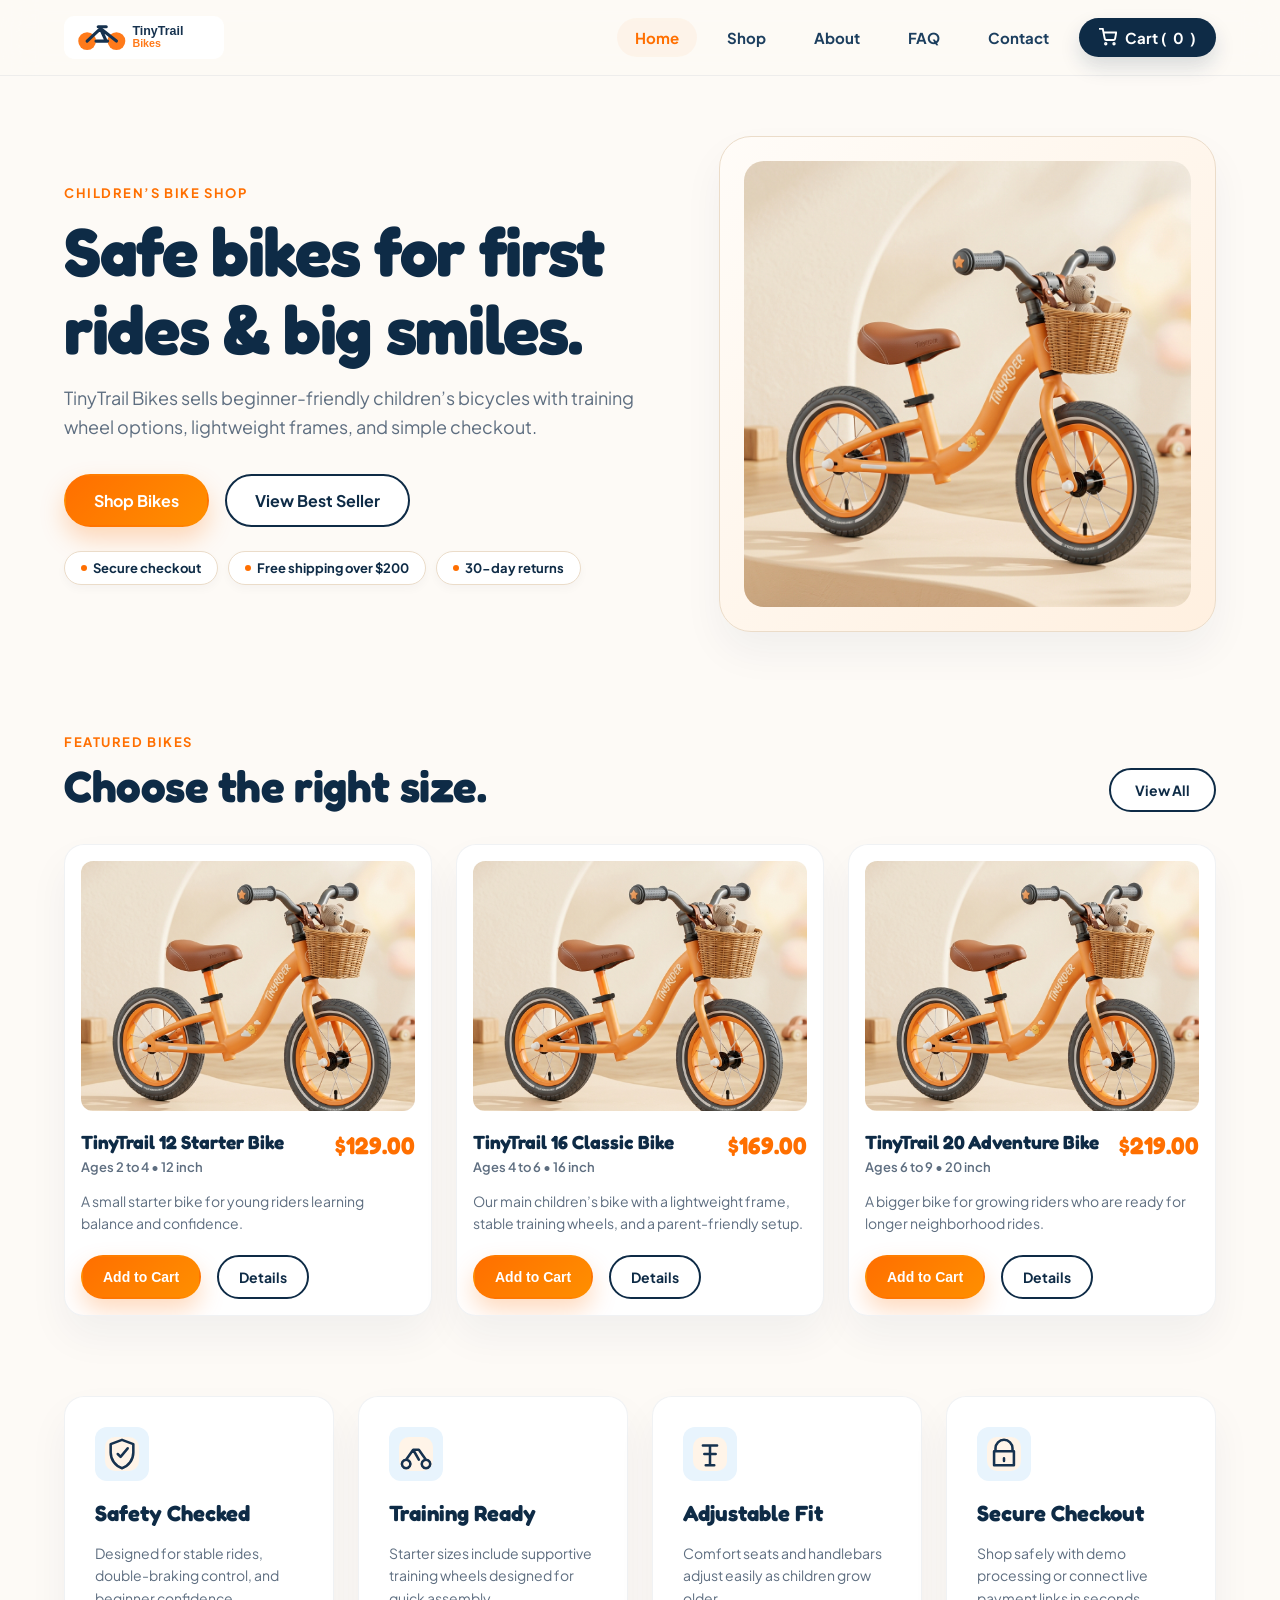
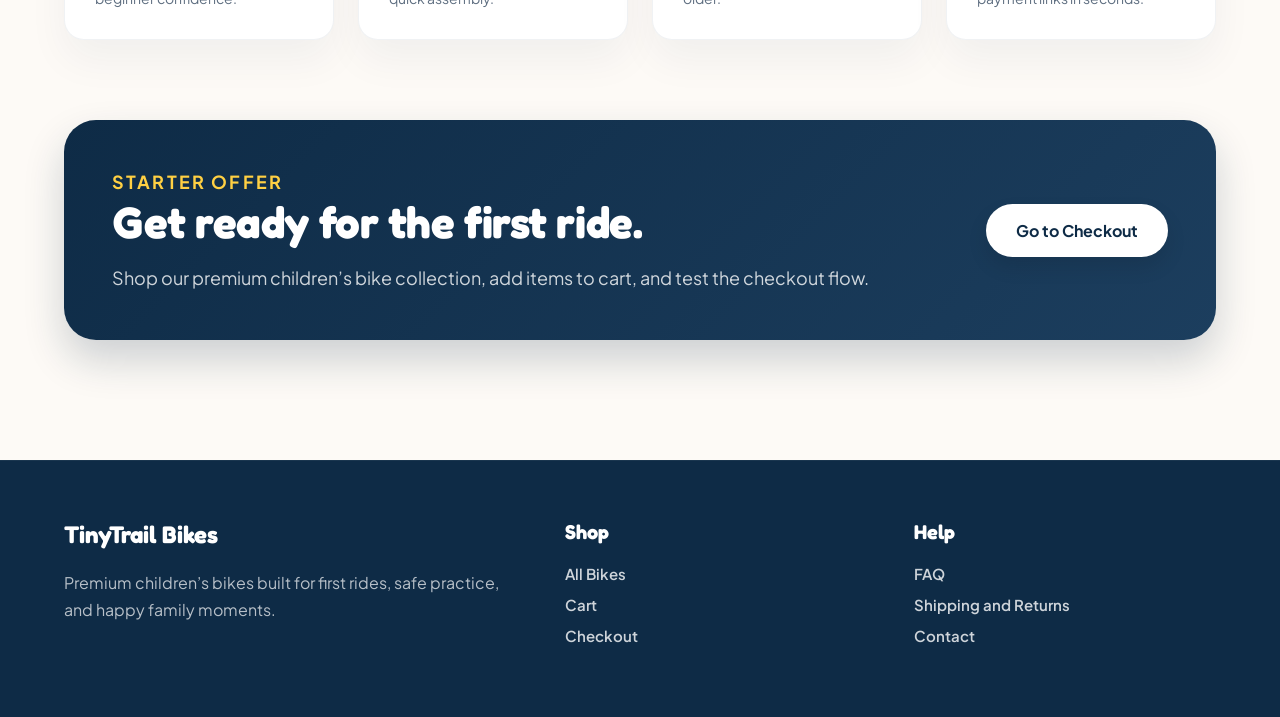
<file: index.html>
<!doctype html>
<html lang="en">
<head>
  <meta charset="utf-8">
  <meta name="viewport" content="width=device-width, initial-scale=1">
  <title>Home | TinyTrail Bikes</title>
  <meta name="description" content="TinyTrail Bikes sells premium, beginner-friendly children’s bicycles with safety check features and simple checkout.">
  <link rel="preconnect" href="https://fonts.googleapis.com">
  <link rel="preconnect" href="https://fonts.gstatic.com" crossorigin>
  <link rel="stylesheet" href="assets/css/style.css">
</head>
<body>
<header class="site-header">
  <nav class="navbar">
    <a class="logo" href="index.html" aria-label="TinyTrail Bikes home">
      <img src="assets/images/logo.svg" alt="TinyTrail Bikes">
    </a>
    <button class="menu-button" data-menu-button>Menu</button>
    <div class="navlinks" data-navlinks>
      <a href="index.html">Home</a>
      <a href="shop.html">Shop</a>
      <a href="about.html">About</a>
      <a href="faq.html">FAQ</a>
      <a href="contact.html">Contact</a>
      <a class="cart-link" href="cart.html">
        <svg width="18" height="18" viewBox="0 0 24 24" fill="none" stroke="currentColor" stroke-width="2.5" stroke-linecap="round" stroke-linejoin="round" style="margin-right:2px;"><circle cx="9" cy="21" r="1"></circle><circle cx="20" cy="21" r="1"></circle><path d="M1 1h4l2.68 13.39a2 2 0 0 0 2 1.61h9.72a2 2 0 0 0 2-1.61L23 6H6"></path></svg>
        Cart (<span data-cart-count>0</span>)
      </a>
    </div>
  </nav>
</header>
<main>
  <section class="container hero">
    <div class="hero-content scroll-reveal">
      <p class="eyebrow">Children’s Bike Shop</p>
      <h1>Safe bikes for first rides & big smiles.</h1>
      <p style="font-size: 18px; margin-bottom: 24px;">TinyTrail Bikes sells beginner-friendly children’s bicycles with training wheel options, lightweight frames, and simple checkout.</p>
      <div class="actions">
        <a class="button primary" href="shop.html">Shop Bikes</a>
        <a class="button secondary" href="product.html?id=tinytrail-16">View Best Seller</a>
      </div>
      <div class="badges">
        <span class="badge">Secure checkout</span>
        <span class="badge">Free shipping over $200</span>
        <span class="badge">30-day returns</span>
      </div>
    </div>
    <div class="hero-card scroll-reveal">
      <img src="assets/images/bike-12.png" alt="TinyTrail children’s bike">
    </div>
  </section>

  <section class="container section">
    <div class="section-header scroll-reveal" style="display: flex; justify-content: space-between; align-items: flex-end; margin-bottom: 32px;">
      <div>
        <p class="eyebrow">Featured bikes</p>
        <h2 style="margin-bottom: 0;">Choose the right size.</h2>
      </div>
      <a class="button secondary" href="shop.html" style="min-height: 44px; padding: 10px 24px; font-size: 14px;">View All</a>
    </div>
    <div class="grid three" id="featured-products"></div>
  </section>

  <section class="container section">
    <div class="grid four">
      <div class="card icon-card scroll-reveal">
        <img src="assets/icons/safety.svg" alt="">
        <h3>Safety Checked</h3>
        <p style="margin-bottom: 0; font-size: 14px;">Designed for stable rides, double-braking control, and beginner confidence.</p>
      </div>
      <div class="card icon-card scroll-reveal">
        <img src="assets/icons/training-wheels.svg" alt="">
        <h3>Training Ready</h3>
        <p style="margin-bottom: 0; font-size: 14px;">Starter sizes include supportive training wheels designed for quick assembly.</p>
      </div>
      <div class="card icon-card scroll-reveal">
        <img src="assets/icons/adjustable-seat.svg" alt="">
        <h3>Adjustable Fit</h3>
        <p style="margin-bottom: 0; font-size: 14px;">Comfort seats and handlebars adjust easily as children grow older.</p>
      </div>
      <div class="card icon-card scroll-reveal">
        <img src="assets/icons/checkout.svg" alt="">
        <h3>Secure Checkout</h3>
        <p style="margin-bottom: 0; font-size: 14px;">Shop safely with demo processing or connect live payment links in seconds.</p>
      </div>
    </div>
  </section>

  <section class="container section">
    <div class="banner scroll-reveal">
      <div>
        <p class="eyebrow" style="color: var(--yellow);">Starter offer</p>
        <h2>Get ready for the first ride.</h2>
        <p>Shop our premium children’s bike collection, add items to cart, and test the checkout flow.</p>
      </div>
      <a class="button primary" href="checkout.html" style="background: white; color: var(--navy); box-shadow: 0 10px 20px rgba(0,0,0,0.1);">Go to Checkout</a>
    </div>
  </section>
</main>
<footer class="footer">
  <div class="container">
    <div>
      <h3 style="font-size: 24px;">TinyTrail Bikes</h3>
      <p>Premium children’s bikes built for first rides, safe practice, and happy family moments.</p>
    </div>
    <div>
      <h3>Shop</h3>
      <a href="shop.html">All Bikes</a>
      <a href="cart.html">Cart</a>
      <a href="checkout.html">Checkout</a>
    </div>
    <div>
      <h3>Help</h3>
      <a href="faq.html">FAQ</a>
      <a href="policies.html">Shipping and Returns</a>
      <a href="contact.html">Contact</a>
    </div>
  </div>
</footer>
<script src="assets/js/config.js"></script>
<script src="assets/js/products.js"></script>
<script src="assets/js/app.js"></script>
</body>
</html>
</file>
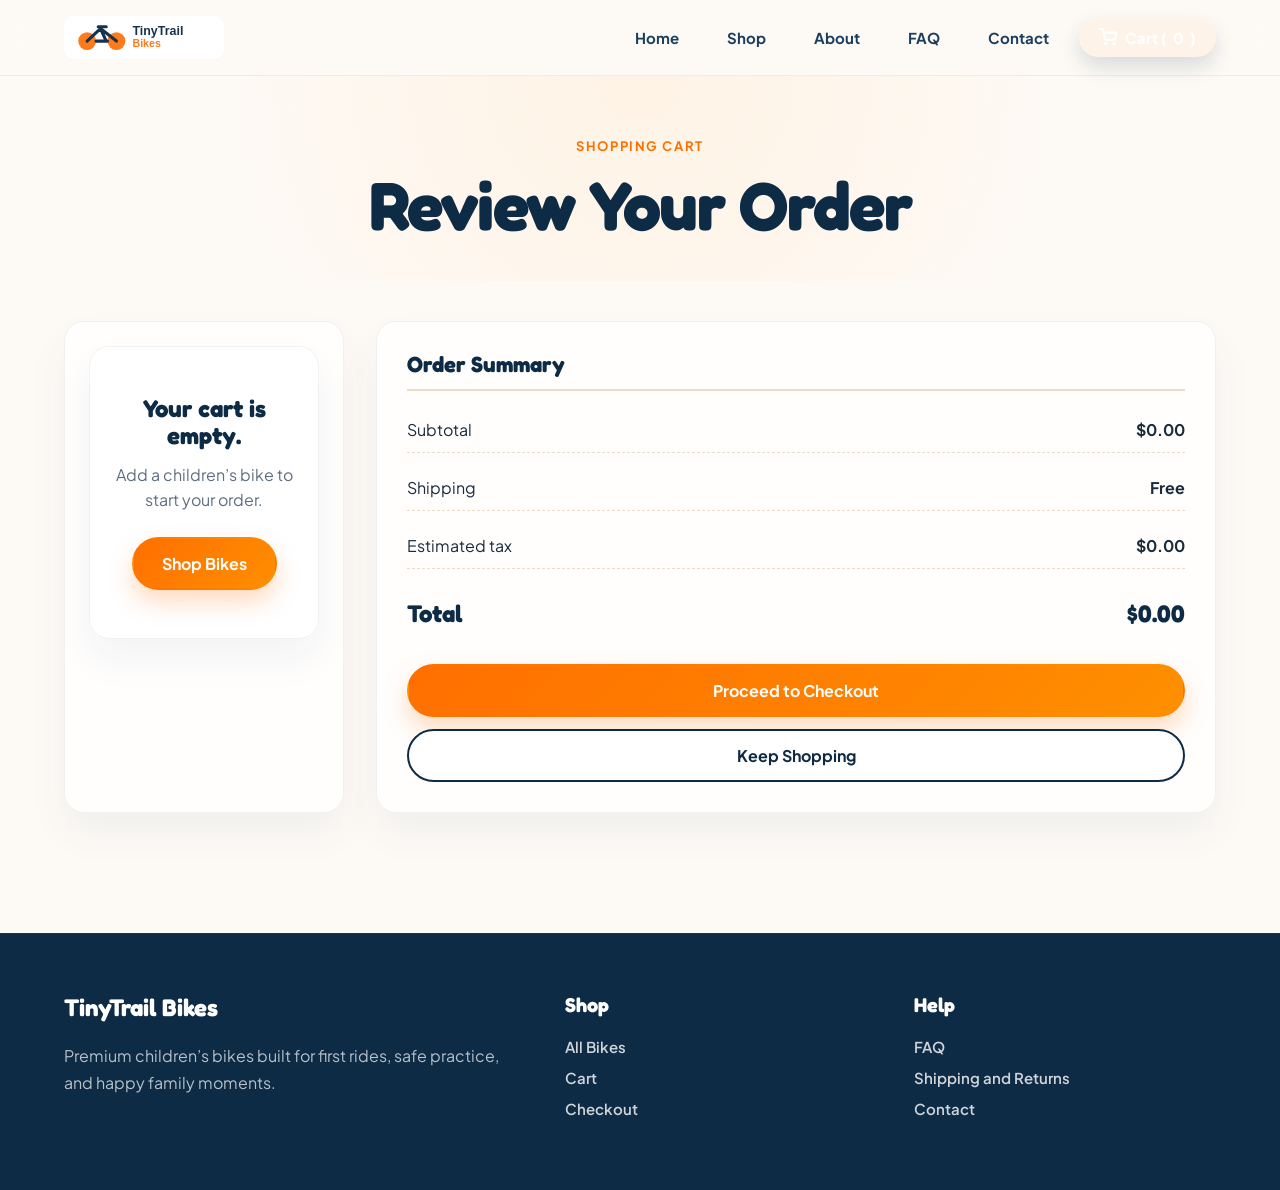
<file: cart.html>
<!doctype html>
<html lang="en">
<head>
  <meta charset="utf-8">
  <meta name="viewport" content="width=device-width, initial-scale=1">
  <title>Cart | TinyTrail Bikes</title>
  <meta name="description" content="Review your children's bike order list, update quantity, and proceed to checkout.">
  <link rel="preconnect" href="https://fonts.googleapis.com">
  <link rel="preconnect" href="https://fonts.gstatic.com" crossorigin>
  <link rel="stylesheet" href="assets/css/style.css">
</head>
<body>
<header class="site-header">
  <nav class="navbar">
    <a class="logo" href="index.html" aria-label="TinyTrail Bikes home">
      <img src="assets/images/logo.svg" alt="TinyTrail Bikes">
    </a>
    <button class="menu-button" data-menu-button>Menu</button>
    <div class="navlinks" data-navlinks>
      <a href="index.html">Home</a>
      <a href="shop.html">Shop</a>
      <a href="about.html">About</a>
      <a href="faq.html">FAQ</a>
      <a href="contact.html">Contact</a>
      <a class="cart-link" href="cart.html">
        <svg width="18" height="18" viewBox="0 0 24 24" fill="none" stroke="currentColor" stroke-width="2.5" stroke-linecap="round" stroke-linejoin="round" style="margin-right:2px;"><circle cx="9" cy="21" r="1"></circle><circle cx="20" cy="21" r="1"></circle><path d="M1 1h4l2.68 13.39a2 2 0 0 0 2 1.61h9.72a2 2 0 0 0 2-1.61L23 6H6"></path></svg>
        Cart (<span data-cart-count>0</span>)
      </a>
    </div>
  </nav>
</header>
<main>
  <section class="page-title scroll-reveal">
    <p class="eyebrow">Shopping Cart</p>
    <h1>Review Your Order</h1>
  </section>
  
  <section class="container shop-layout">
    <div class="card scroll-reveal" id="cart-items" style="padding: 24px;"></div>
    
    <aside class="card scroll-reveal" style="align-self: start; position: sticky; top: 98px;">
      <h3 style="border-bottom: 2px solid var(--line); padding-bottom: 12px; margin-bottom: 16px;">Order Summary</h3>
      <div id="cart-summary"></div>
      <div class="actions" style="margin-top: 24px; flex-direction: column; align-items: stretch; gap:12px;">
        <a class="button primary" href="checkout.html" style="width: 100%;">Proceed to Checkout</a>
        <a class="button secondary" href="shop.html" style="width: 100%;">Keep Shopping</a>
      </div>
    </aside>
  </section>
</main>
<footer class="footer">
  <div class="container">
    <div>
      <h3 style="font-size: 24px;">TinyTrail Bikes</h3>
      <p>Premium children’s bikes built for first rides, safe practice, and happy family moments.</p>
    </div>
    <div>
      <h3>Shop</h3>
      <a href="shop.html">All Bikes</a>
      <a href="cart.html">Cart</a>
      <a href="checkout.html">Checkout</a>
    </div>
    <div>
      <h3>Help</h3>
      <a href="faq.html">FAQ</a>
      <a href="policies.html">Shipping and Returns</a>
      <a href="contact.html">Contact</a>
    </div>
  </div>
</footer>
<script src="assets/js/config.js"></script>
<script src="assets/js/products.js"></script>
<script src="assets/js/app.js"></script>
</body>
</html>
</file>
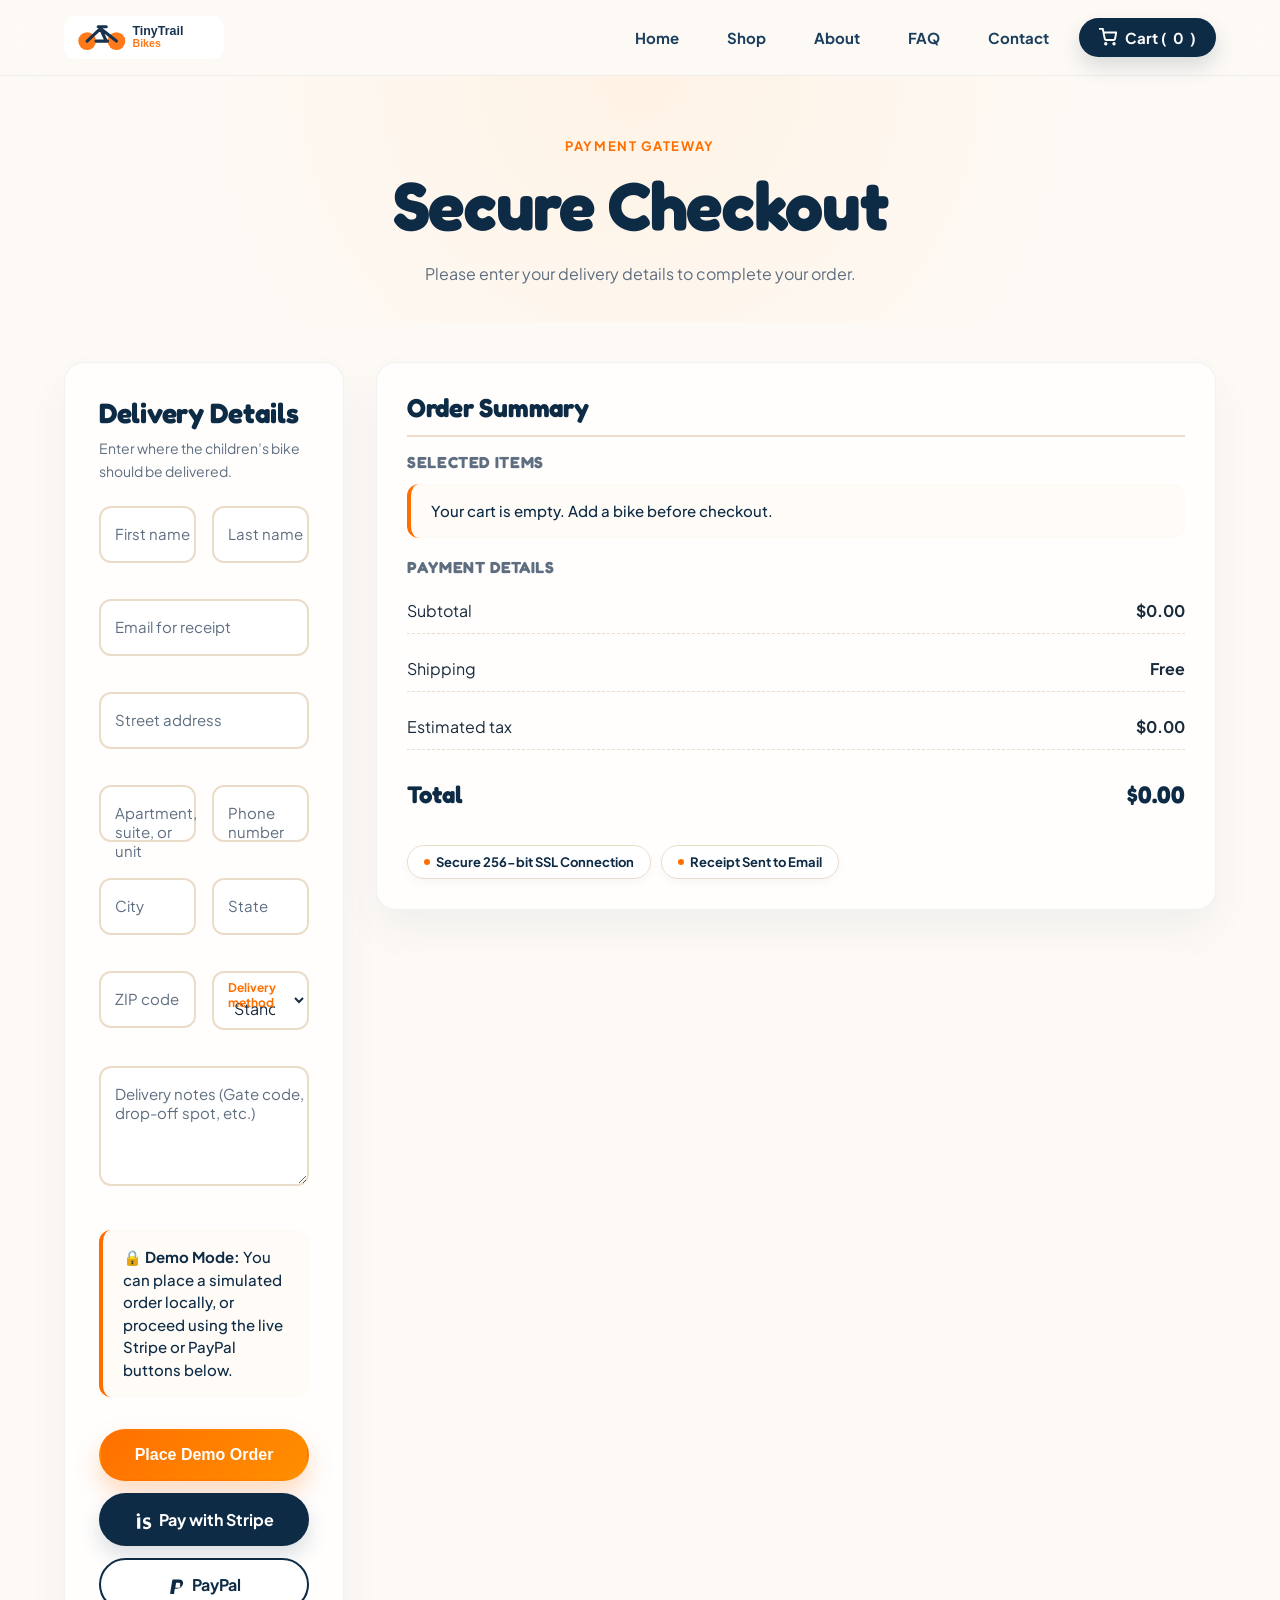
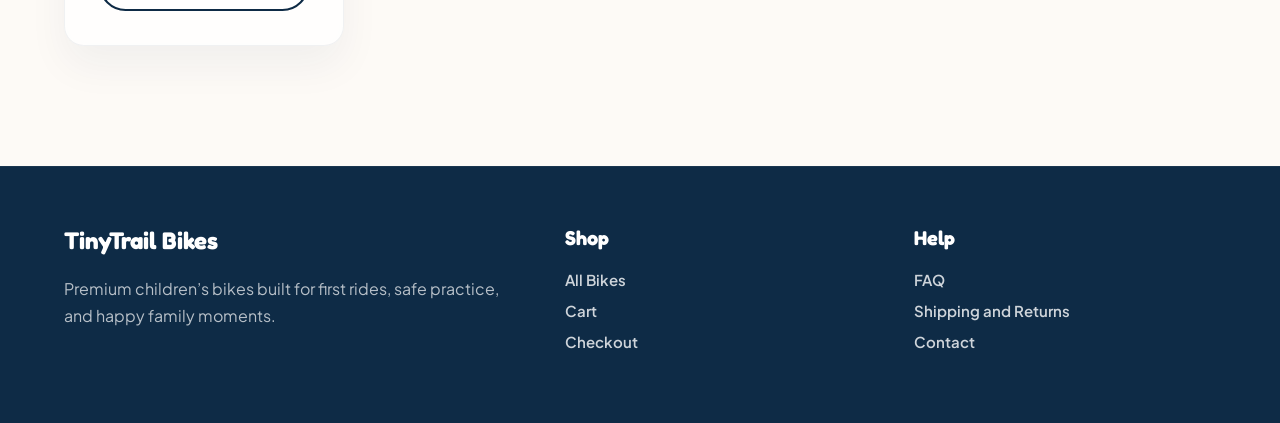
<file: checkout.html>
<!doctype html>
<html lang="en">
<head>
  <meta charset="utf-8">
  <meta name="viewport" content="width=device-width, initial-scale=1">
  <title>Checkout | TinyTrail Bikes</title>
  <meta name="description" content="Securely complete your children's bike purchase. Select shipping and pay with Stripe, PayPal or Place Demo Order.">
  <link rel="preconnect" href="https://fonts.googleapis.com">
  <link rel="preconnect" href="https://fonts.gstatic.com" crossorigin>
  <link rel="stylesheet" href="assets/css/style.css">
</head>
<body>
<header class="site-header">
  <nav class="navbar">
    <a class="logo" href="index.html" aria-label="TinyTrail Bikes home">
      <img src="assets/images/logo.svg" alt="TinyTrail Bikes">
    </a>
    <button class="menu-button" data-menu-button>Menu</button>
    <div class="navlinks" data-navlinks>
      <a href="index.html">Home</a>
      <a href="shop.html">Shop</a>
      <a href="about.html">About</a>
      <a href="faq.html">FAQ</a>
      <a href="contact.html">Contact</a>
      <a class="cart-link" href="cart.html">
        <svg width="18" height="18" viewBox="0 0 24 24" fill="none" stroke="currentColor" stroke-width="2.5" stroke-linecap="round" stroke-linejoin="round" style="margin-right:2px;"><circle cx="9" cy="21" r="1"></circle><circle cx="20" cy="21" r="1"></circle><path d="M1 1h4l2.68 13.39a2 2 0 0 0 2 1.61h9.72a2 2 0 0 0 2-1.61L23 6H6"></path></svg>
        Cart (<span data-cart-count>0</span>)
      </a>
    </div>
  </nav>
</header>

<main>
  <section class="page-title scroll-reveal">
    <p class="eyebrow">Payment Gateway</p>
    <h1>Secure Checkout</h1>
    <p>Please enter your delivery details to complete your order.</p>
  </section>

  <section class="container shop-layout">
    <form class="card scroll-reveal" id="checkout-form" style="padding: 34px;">
      <h2 style="font-size:28px; margin-bottom: 8px;">Delivery Details</h2>
      <p style="margin-bottom: 24px; font-size:14px;">Enter where the children’s bike should be delivered.</p>

      <div class="form-grid">
        <div class="input-group">
          <input name="firstName" placeholder=" " required id="firstName">
          <label for="firstName">First name</label>
        </div>

        <div class="input-group">
          <input name="lastName" placeholder=" " required id="lastName">
          <label for="lastName">Last name</label>
        </div>

        <div class="input-group full">
          <input type="email" name="email" placeholder=" " required id="email">
          <label for="email">Email for receipt</label>
        </div>

        <div class="input-group full">
          <input name="address" placeholder=" " required id="address">
          <label for="address">Street address</label>
        </div>

        <div class="input-group">
          <input name="unit" placeholder=" " id="unit">
          <label for="unit">Apartment, suite, or unit</label>
        </div>

        <div class="input-group">
          <input name="phone" placeholder=" " id="phone">
          <label for="phone">Phone number</label>
        </div>

        <div class="input-group">
          <input name="city" placeholder=" " required id="city">
          <label for="city">City</label>
        </div>

        <div class="input-group">
          <input name="state" placeholder=" " required id="state">
          <label for="state">State</label>
        </div>

        <div class="input-group">
          <input name="zip" placeholder=" " required id="zip">
          <label for="zip">ZIP code</label>
        </div>

        <div class="input-group">
          <select name="deliveryMethod" required id="deliveryMethod">
            <option value="standard" selected>Standard delivery (3 to 7 business days)</option>
            <option value="pickup">Local pickup (Free)</option>
          </select>
          <label for="deliveryMethod" style="transform: translateY(-10px) scale(0.8); color: var(--orange); font-weight:700;">Delivery method</label>
        </div>

        <div class="input-group full">
          <textarea name="deliveryNotes" placeholder=" " id="deliveryNotes"></textarea>
          <label for="deliveryNotes">Delivery notes (Gate code, drop-off spot, etc.)</label>
        </div>
      </div>

      <div class="notice" style="margin-top:20px; margin-bottom: 24px;">
        🔒 <strong>Demo Mode:</strong> You can place a simulated order locally, or proceed using the live Stripe or PayPal buttons below.
      </div>

      <div class="actions" style="gap:12px;">
        <button class="button primary" type="submit" style="flex:1;">Place Demo Order</button>
        <a class="button dark" id="stripe-pay" href="#" style="flex:1; gap:6px;">
          <svg width="18" height="18" fill="currentColor" viewBox="0 0 24 24" style="margin-bottom:-2px;"><path d="M13.92 11.23c0-1.12.87-1.57 2.1-1.57 1.48 0 2.87.5 3.8 1.05l.5-3.08c-.97-.43-2.34-.73-3.83-.73-3.66 0-5.83 1.95-5.83 5.16 0 3.53 2.96 4.3 5 4.93 1.43.43 2.27.84 2.27 1.63 0 .86-.88 1.42-2.18 1.42-1.63 0-3.32-.62-4.43-1.28L10.74 22c1.23.57 2.95.93 4.7.93 3.86 0 6.22-1.9 6.22-5.1 0-3.6-2.92-4.42-5.06-5.05-1.48-.43-2.68-.83-2.68-1.55zM6.92 6.84L2.83 7.82V22.2h4.25V6.84zM6.6 3.65c0-1.2-.95-2.15-2.22-2.15-1.28 0-2.22.95-2.22 2.15 0 1.2.94 2.15 2.22 2.15 1.27 0 2.22-.95 2.22-2.15z"/></svg>
          Pay with Stripe
        </a>
        <a class="button secondary" id="paypal-pay" href="#" style="flex:1; gap:6px;">
          <svg width="18" height="18" fill="currentColor" viewBox="0 0 24 24" style="margin-bottom:-2px;"><path d="M20.08 7.37c-.38-2.6-2.07-4.14-4.83-4.14H6.84c-.58 0-1.04.42-1.14.99L2.84 21.66c-.08.52.32.99.85.99h4.3l1.1-6.95 2.5-.04c4.15 0 7.38-2.03 8.33-6.17.4-1.74.2-3.15-.84-4.12zm-3.34 4.54c-.57 2.5-2.52 2.5-4.47 2.5H9.72l1.08-6.84h2.55c1.94 0 3.32.1 2.87 2.54a2.22 2.22 0 0 1-.48 1.8z"/></svg>
          PayPal
        </a>
      </div>
    </form>

    <aside class="card scroll-reveal" style="align-self: start; position: sticky; top: 98px;">
      <h2 style="font-size:26px; border-bottom: 2px solid var(--line); padding-bottom: 12px; margin-bottom: 16px;">Order Summary</h2>

      <h3 style="font-size:16px; margin-bottom:12px; text-transform: uppercase; color:var(--muted); letter-spacing:0.04em;">Selected Items</h3>
      <div id="checkout-items" style="margin-bottom: 20px;"></div>

      <h3 style="font-size:16px; margin-bottom:12px; text-transform: uppercase; color:var(--muted); letter-spacing:0.04em;">Payment Details</h3>
      <div id="checkout-summary"></div>

      <div class="badges" style="margin-top: 24px;">
        <span class="badge">Secure 256-bit SSL Connection</span>
        <span class="badge">Receipt Sent to Email</span>
      </div>
    </aside>
  </section>
</main>

<footer class="footer">
  <div class="container">
    <div>
      <h3 style="font-size: 24px;">TinyTrail Bikes</h3>
      <p>Premium children’s bikes built for first rides, safe practice, and happy family moments.</p>
    </div>
    <div>
      <h3>Shop</h3>
      <a href="shop.html">All Bikes</a>
      <a href="cart.html">Cart</a>
      <a href="checkout.html">Checkout</a>
    </div>
    <div>
      <h3>Help</h3>
      <a href="faq.html">FAQ</a>
      <a href="policies.html">Shipping and Returns</a>
      <a href="contact.html">Contact</a>
    </div>
  </div>
</footer>

<script src="assets/js/config.js"></script>
<script src="assets/js/products.js"></script>
<script src="assets/js/app.js"></script>
</body>
</html>
</file>
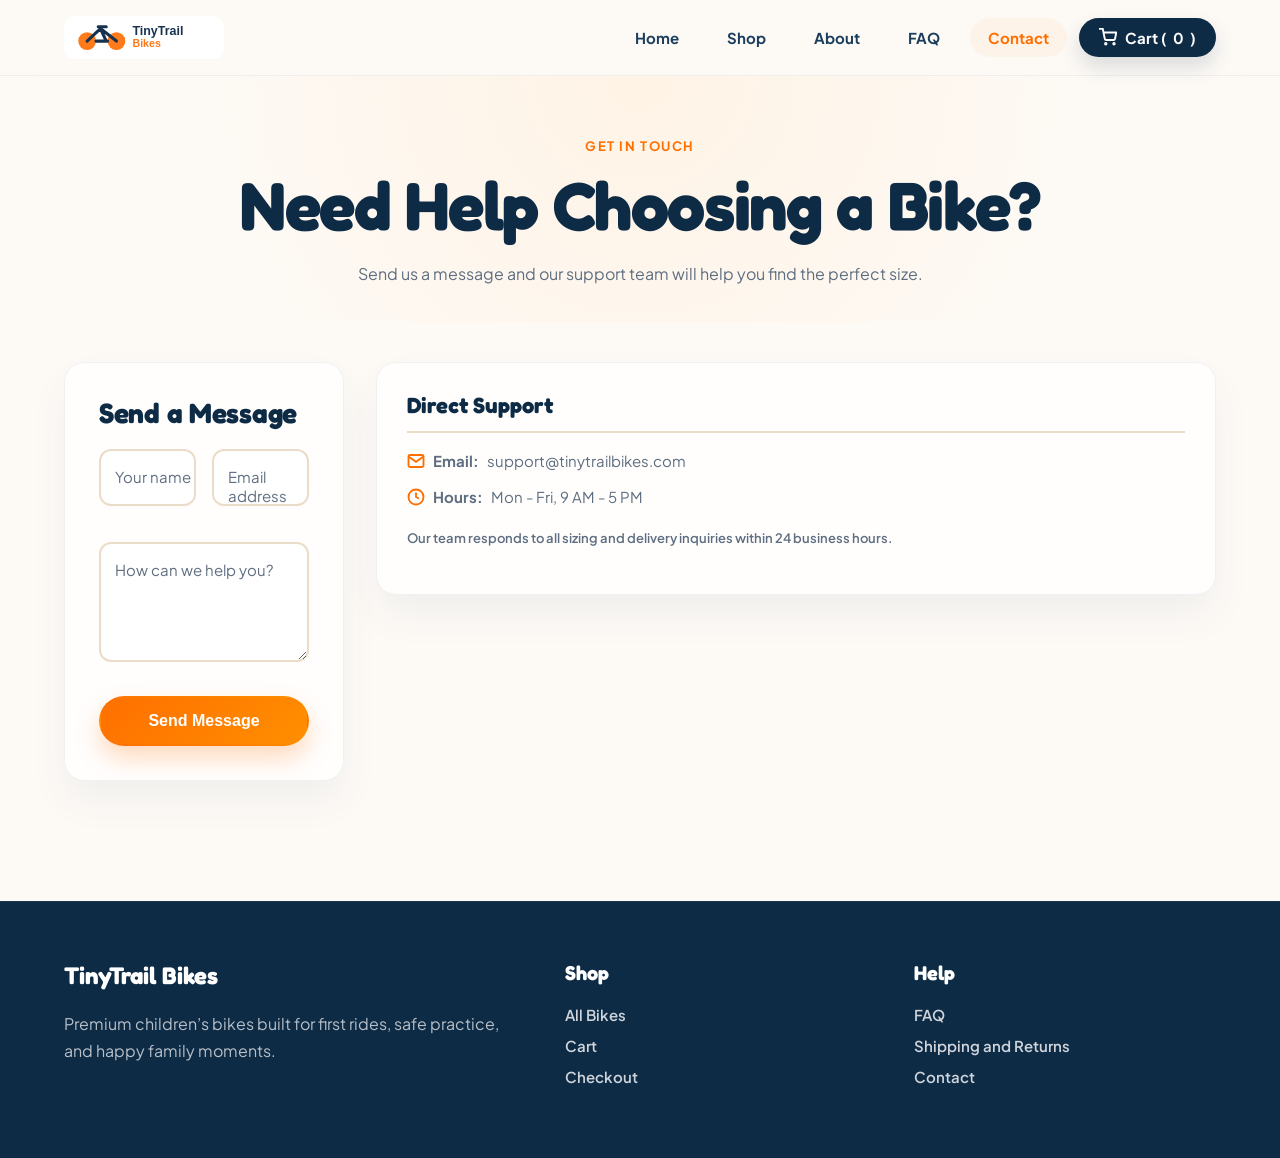
<file: contact.html>
<!doctype html>
<html lang="en">
<head>
  <meta charset="utf-8">
  <meta name="viewport" content="width=device-width, initial-scale=1">
  <title>Contact Us | TinyTrail Bikes</title>
  <meta name="description" content="Have questions about sizing, delivery, or custom orders? Reach out to the TinyTrail support team.">
  <link rel="preconnect" href="https://fonts.googleapis.com">
  <link rel="preconnect" href="https://fonts.gstatic.com" crossorigin>
  <link rel="stylesheet" href="assets/css/style.css">
</head>
<body>
<header class="site-header">
  <nav class="navbar">
    <a class="logo" href="index.html" aria-label="TinyTrail Bikes home">
      <img src="assets/images/logo.svg" alt="TinyTrail Bikes">
    </a>
    <button class="menu-button" data-menu-button>Menu</button>
    <div class="navlinks" data-navlinks>
      <a href="index.html">Home</a>
      <a href="shop.html">Shop</a>
      <a href="about.html">About</a>
      <a href="faq.html">FAQ</a>
      <a href="contact.html">Contact</a>
      <a class="cart-link" href="cart.html">
        <svg width="18" height="18" viewBox="0 0 24 24" fill="none" stroke="currentColor" stroke-width="2.5" stroke-linecap="round" stroke-linejoin="round" style="margin-right:2px;"><circle cx="9" cy="21" r="1"></circle><circle cx="20" cy="21" r="1"></circle><path d="M1 1h4l2.68 13.39a2 2 0 0 0 2 1.61h9.72a2 2 0 0 0 2-1.61L23 6H6"></path></svg>
        Cart (<span data-cart-count>0</span>)
      </a>
    </div>
  </nav>
</header>
<main>
  <section class="page-title scroll-reveal">
    <p class="eyebrow">Get in touch</p>
    <h1>Need Help Choosing a Bike?</h1>
    <p>Send us a message and our support team will help you find the perfect size.</p>
  </section>
  <section class="container shop-layout">
    <form class="card scroll-reveal" action="mailto:support@tinytrailbikes.com" method="post" enctype="text/plain" style="padding:34px;">
      <h2 style="font-size:28px; margin-bottom: 20px;">Send a Message</h2>
      <div class="form-grid">
        <div class="input-group">
          <input name="name" placeholder=" " required id="name">
          <label for="name">Your name</label>
        </div>
        <div class="input-group">
          <input type="email" name="email" placeholder=" " required id="email">
          <label for="email">Email address</label>
        </div>
        <div class="input-group full">
          <textarea name="message" placeholder=" " required id="message"></textarea>
          <label for="message">How can we help you?</label>
        </div>
      </div>
      <div class="actions" style="margin-top:10px;"><button class="button primary" type="submit" style="width: 100%; min-height:50px;">Send Message</button></div>
    </form>
    
    <aside class="card scroll-reveal" style="align-self: start; position: sticky; top: 98px;">
      <h3 style="border-bottom: 2px solid var(--line); padding-bottom: 12px; margin-bottom: 16px;">Direct Support</h3>
      <p style="font-size: 15px; margin-bottom: 12px; display:flex; align-items:center; gap:8px;">
        <svg width="18" height="18" viewBox="0 0 24 24" fill="none" stroke="var(--orange)" stroke-width="2.5"><path d="M4 4h16c1.1 0 2 .9 2 2v12c0 1.1-.9 2-2 2H4c-1.1 0-2-.9-2-2V6c0-1.1.9-2 2-2z"></path><polyline points="22,6 12,13 2,6"></polyline></svg>
        <strong>Email:</strong> support@tinytrailbikes.com
      </p>
      <p style="font-size: 15px; margin-bottom: 12px; display:flex; align-items:center; gap:8px;">
        <svg width="18" height="18" viewBox="0 0 24 24" fill="none" stroke="var(--orange)" stroke-width="2.5"><circle cx="12" cy="12" r="10"></circle><polyline points="12 6 12 12 16 14"></polyline></svg>
        <strong>Hours:</strong> Mon - Fri, 9 AM - 5 PM
      </p>
      <p class="small" style="margin-top:20px; line-height:1.5;">
        Our team responds to all sizing and delivery inquiries within 24 business hours.
      </p>
    </aside>
  </section>
</main>
<footer class="footer">
  <div class="container">
    <div>
      <h3 style="font-size: 24px;">TinyTrail Bikes</h3>
      <p>Premium children’s bikes built for first rides, safe practice, and happy family moments.</p>
    </div>
    <div>
      <h3>Shop</h3>
      <a href="shop.html">All Bikes</a>
      <a href="cart.html">Cart</a>
      <a href="checkout.html">Checkout</a>
    </div>
    <div>
      <h3>Help</h3>
      <a href="faq.html">FAQ</a>
      <a href="policies.html">Shipping and Returns</a>
      <a href="contact.html">Contact</a>
    </div>
  </div>
</footer>
<script src="assets/js/config.js"></script>
<script src="assets/js/products.js"></script>
<script src="assets/js/app.js"></script>
</body>
</html>
</file>
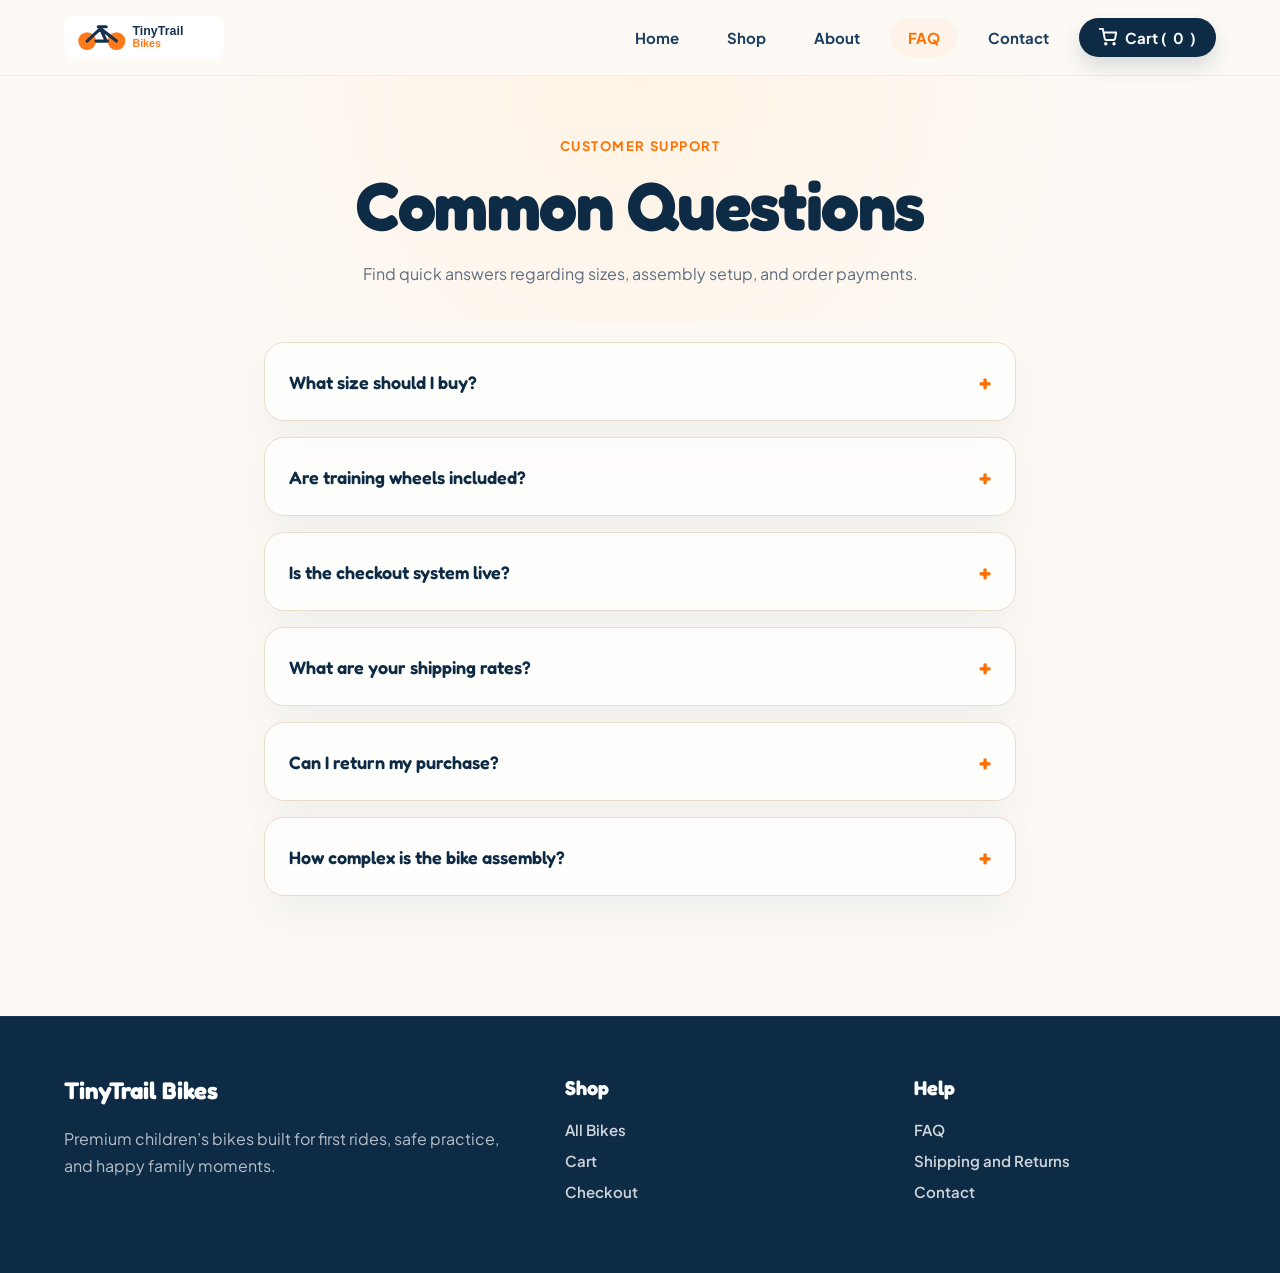
<file: faq.html>
<!doctype html>
<html lang="en">
<head>
  <meta charset="utf-8">
  <meta name="viewport" content="width=device-width, initial-scale=1">
  <title>FAQ | TinyTrail Bikes</title>
  <meta name="description" content="Common questions about children's bike sizes, training wheels, and safe assemblies.">
  <link rel="preconnect" href="https://fonts.googleapis.com">
  <link rel="preconnect" href="https://fonts.gstatic.com" crossorigin>
  <link rel="stylesheet" href="assets/css/style.css">
</head>
<body>
<header class="site-header">
  <nav class="navbar">
    <a class="logo" href="index.html" aria-label="TinyTrail Bikes home">
      <img src="assets/images/logo.svg" alt="TinyTrail Bikes">
    </a>
    <button class="menu-button" data-menu-button>Menu</button>
    <div class="navlinks" data-navlinks>
      <a href="index.html">Home</a>
      <a href="shop.html">Shop</a>
      <a href="about.html">About</a>
      <a href="faq.html">FAQ</a>
      <a href="contact.html">Contact</a>
      <a class="cart-link" href="cart.html">
        <svg width="18" height="18" viewBox="0 0 24 24" fill="none" stroke="currentColor" stroke-width="2.5" stroke-linecap="round" stroke-linejoin="round" style="margin-right:2px;"><circle cx="9" cy="21" r="1"></circle><circle cx="20" cy="21" r="1"></circle><path d="M1 1h4l2.68 13.39a2 2 0 0 0 2 1.61h9.72a2 2 0 0 0 2-1.61L23 6H6"></path></svg>
        Cart (<span data-cart-count>0</span>)
      </a>
    </div>
  </nav>
</header>
<main>
  <section class="page-title scroll-reveal">
    <p class="eyebrow">Customer Support</p>
    <h1>Common Questions</h1>
    <p>Find quick answers regarding sizes, assembly setup, and order payments.</p>
  </section>
  
  <section class="container" style="max-width: 800px; padding-top: 20px;">
    <div class="faq-list scroll-reveal">
      <div class="faq-item">
        <div class="faq-question">What size should I buy?</div>
        <div class="faq-answer">
          <p>We recommend starting with the age brackets in our sizing guide (12" for ages 2-4, 16" for ages 4-6, and 20" for ages 6-9). However, because children grow at different rates, it is always best to check their inseam height to ensure their feet can touch the ground comfortably when starting out.</p>
        </div>
      </div>
      
      <div class="faq-item">
        <div class="faq-question">Are training wheels included?</div>
        <div class="faq-answer">
          <p>Yes! Our 12-inch and 16-inch models ship with heavy-duty training wheels. They are designed to be easily adjustable and completely removable once your young rider is confident enough to transition to two wheels.</p>
        </div>
      </div>

      <div class="faq-item">
        <div class="faq-question">Is the checkout system live?</div>
        <div class="faq-answer">
          <p>This is a demonstration portfolio site. The "Place Demo Order" option simulates order completion locally. For live production payments, you can configure your real Stripe Payment Links or PayPal buttons in the configuration file.</p>
        </div>
      </div>

      <div class="faq-item">
        <div class="faq-question">What are your shipping rates?</div>
        <div class="faq-answer">
          <p>We ship nationwide. Standard deliveries typically arrive within 3 to 7 business days. We offer completely free standard shipping for all orders totaling over $200.</p>
        </div>
      </div>

      <div class="faq-item">
        <div class="faq-question">Can I return my purchase?</div>
        <div class="faq-answer">
          <p>Absolutely. We offer a 30-day return policy for all unused items returned in their original packaging. Please reach out to our support team to initiate a return request.</p>
        </div>
      </div>

      <div class="faq-item">
        <div class="faq-question">How complex is the bike assembly?</div>
        <div class="faq-answer">
          <p>Our bikes ship 85% pre-assembled in the box to make things as simple as possible. You will only need to attach the handlebars, pedals, front wheel, and seat. An easy-to-follow guide and all necessary basic tools are included in the package.</p>
        </div>
      </div>
    </div>
  </section>
</main>
<footer class="footer">
  <div class="container">
    <div>
      <h3 style="font-size: 24px;">TinyTrail Bikes</h3>
      <p>Premium children’s bikes built for first rides, safe practice, and happy family moments.</p>
    </div>
    <div>
      <h3>Shop</h3>
      <a href="shop.html">All Bikes</a>
      <a href="cart.html">Cart</a>
      <a href="checkout.html">Checkout</a>
    </div>
    <div>
      <h3>Help</h3>
      <a href="faq.html">FAQ</a>
      <a href="policies.html">Shipping and Returns</a>
      <a href="contact.html">Contact</a>
    </div>
  </div>
</footer>
<script src="assets/js/config.js"></script>
<script src="assets/js/products.js"></script>
<script src="assets/js/app.js"></script>
</body>
</html>
</file>
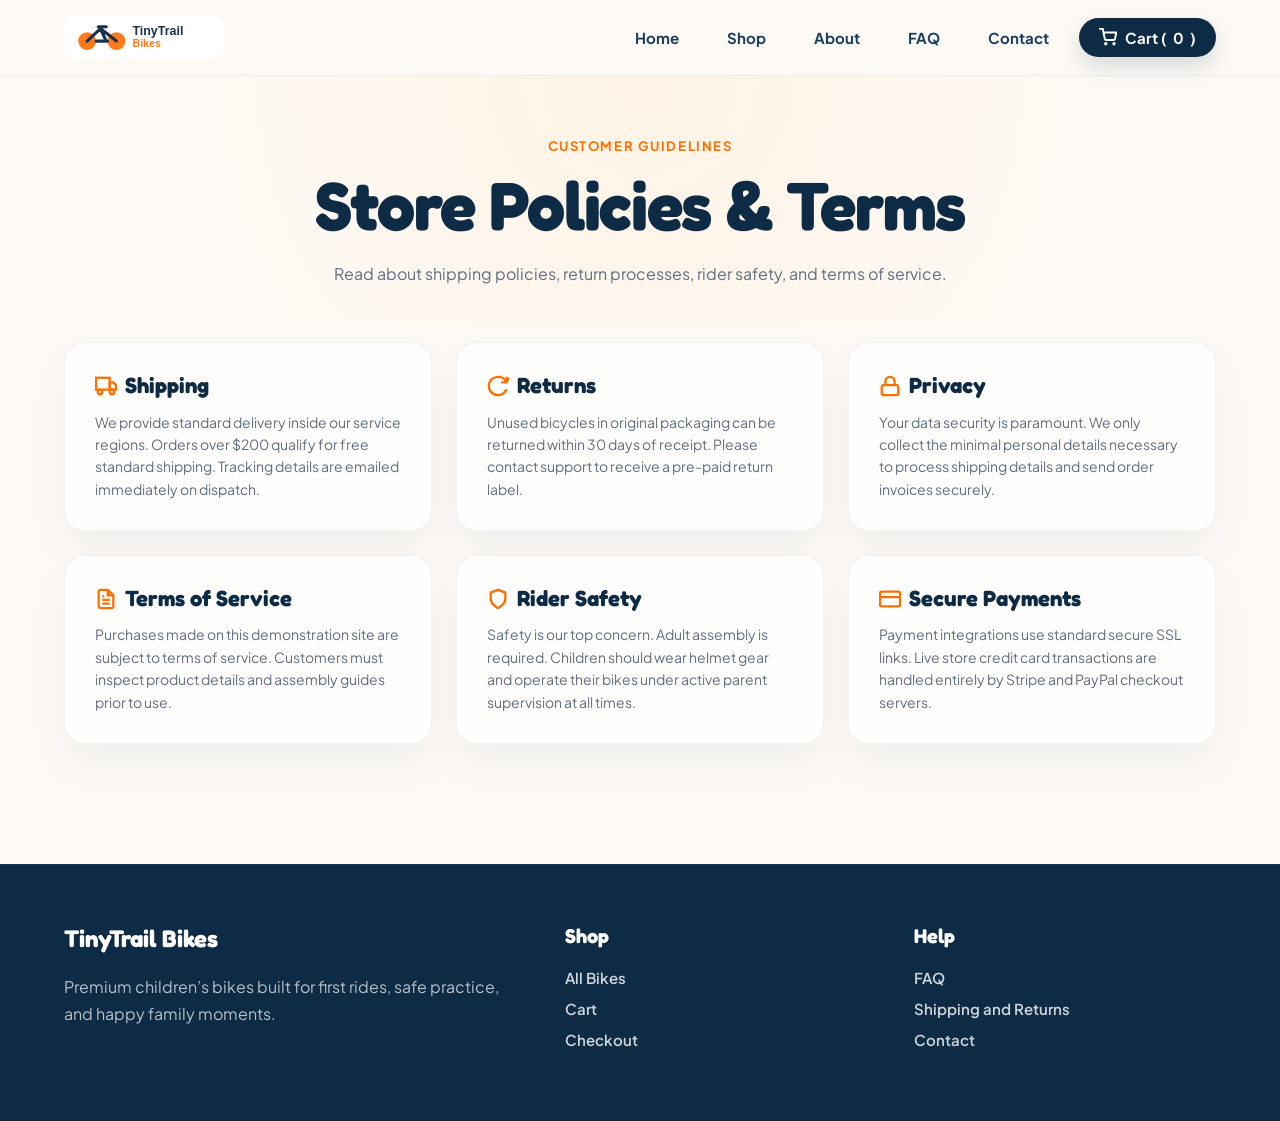
<file: policies.html>
<!doctype html>
<html lang="en">
<head>
  <meta charset="utf-8">
  <meta name="viewport" content="width=device-width, initial-scale=1">
  <title>Policies | TinyTrail Bikes</title>
  <meta name="description" content="Read about TinyTrail Bikes shipping rates, returns, terms of service, safety checklists, and privacy guidelines.">
  <link rel="preconnect" href="https://fonts.googleapis.com">
  <link rel="preconnect" href="https://fonts.gstatic.com" crossorigin>
  <link rel="stylesheet" href="assets/css/style.css">
</head>
<body>
<header class="site-header">
  <nav class="navbar">
    <a class="logo" href="index.html" aria-label="TinyTrail Bikes home">
      <img src="assets/images/logo.svg" alt="TinyTrail Bikes">
    </a>
    <button class="menu-button" data-menu-button>Menu</button>
    <div class="navlinks" data-navlinks>
      <a href="index.html">Home</a>
      <a href="shop.html">Shop</a>
      <a href="about.html">About</a>
      <a href="faq.html">FAQ</a>
      <a href="contact.html">Contact</a>
      <a class="cart-link" href="cart.html">
        <svg width="18" height="18" viewBox="0 0 24 24" fill="none" stroke="currentColor" stroke-width="2.5" stroke-linecap="round" stroke-linejoin="round" style="margin-right:2px;"><circle cx="9" cy="21" r="1"></circle><circle cx="20" cy="21" r="1"></circle><path d="M1 1h4l2.68 13.39a2 2 0 0 0 2 1.61h9.72a2 2 0 0 0 2-1.61L23 6H6"></path></svg>
        Cart (<span data-cart-count>0</span>)
      </a>
    </div>
  </nav>
</header>
<main>
  <section class="page-title scroll-reveal">
    <p class="eyebrow">Customer Guidelines</p>
    <h1>Store Policies & Terms</h1>
    <p>Read about shipping policies, return processes, rider safety, and terms of service.</p>
  </section>
  <section class="container grid three" style="padding-top: 20px;">
    <div class="card scroll-reveal">
      <h3 style="display:flex; align-items:center; gap:8px; margin-bottom: 12px;">
        <svg width="22" height="22" viewBox="0 0 24 24" fill="none" stroke="var(--orange)" stroke-width="2.5"><rect x="1" y="3" width="15" height="13"></rect><polygon points="16 8 20 8 23 11 23 16 16 16 16 8"></polygon><circle cx="5.5" cy="18.5" r="2.5"></circle><circle cx="18.5" cy="18.5" r="2.5"></circle></svg>
        Shipping
      </h3>
      <p style="font-size: 14px; margin-bottom: 0;">We provide standard delivery inside our service regions. Orders over $200 qualify for free standard shipping. Tracking details are emailed immediately on dispatch.</p>
    </div>
    
    <div class="card scroll-reveal">
      <h3 style="display:flex; align-items:center; gap:8px; margin-bottom: 12px;">
        <svg width="22" height="22" viewBox="0 0 24 24" fill="none" stroke="var(--orange)" stroke-width="2.5"><path d="M21.5 2v6h-6M21.34 15.57a10 10 0 1 1-.57-8.38l5.67-5.67"></path></svg>
        Returns
      </h3>
      <p style="font-size: 14px; margin-bottom: 0;">Unused bicycles in original packaging can be returned within 30 days of receipt. Please contact support to receive a pre-paid return label.</p>
    </div>

    <div class="card scroll-reveal">
      <h3 style="display:flex; align-items:center; gap:8px; margin-bottom: 12px;">
        <svg width="22" height="22" viewBox="0 0 24 24" fill="none" stroke="var(--orange)" stroke-width="2.5"><rect x="3" y="11" width="18" height="11" rx="2" ry="2"></rect><path d="M7 11V7a5 5 0 0 1 10 0v4"></path></svg>
        Privacy
      </h3>
      <p style="font-size: 14px; margin-bottom: 0;">Your data security is paramount. We only collect the minimal personal details necessary to process shipping details and send order invoices securely.</p>
    </div>

    <div class="card scroll-reveal">
      <h3 style="display:flex; align-items:center; gap:8px; margin-bottom: 12px;">
        <svg width="22" height="22" viewBox="0 0 24 24" fill="none" stroke="var(--orange)" stroke-width="2.5"><path d="M14 2H6a2 2 0 0 0-2 2v16a2 2 0 0 0 2 2h12a2 2 0 0 0 2-2V8z"></path><polyline points="14 2 14 8 20 8"></polyline><line x1="16" y1="13" x2="8" y2="13"></line><line x1="16" y1="17" x2="8" y2="17"></line><polyline points="10 9 9 9 8 9"></polyline></svg>
        Terms of Service
      </h3>
      <p style="font-size: 14px; margin-bottom: 0;">Purchases made on this demonstration site are subject to terms of service. Customers must inspect product details and assembly guides prior to use.</p>
    </div>

    <div class="card scroll-reveal">
      <h3 style="display:flex; align-items:center; gap:8px; margin-bottom: 12px;">
        <svg width="22" height="22" viewBox="0 0 24 24" fill="none" stroke="var(--orange)" stroke-width="2.5"><path d="M12 22s8-4 8-10V5l-8-3-8 3v7c0 6 8 10 8 10z"></path></svg>
        Rider Safety
      </h3>
      <p style="font-size: 14px; margin-bottom: 0;">Safety is our top concern. Adult assembly is required. Children should wear helmet gear and operate their bikes under active parent supervision at all times.</p>
    </div>

    <div class="card scroll-reveal">
      <h3 style="display:flex; align-items:center; gap:8px; margin-bottom: 12px;">
        <svg width="22" height="22" viewBox="0 0 24 24" fill="none" stroke="var(--orange)" stroke-width="2.5"><rect x="1" y="4" width="22" height="16" rx="2" ry="2"></rect><line x1="1" y1="10" x2="23" y2="10"></line></svg>
        Secure Payments
      </h3>
      <p style="font-size: 14px; margin-bottom: 0;">Payment integrations use standard secure SSL links. Live store credit card transactions are handled entirely by Stripe and PayPal checkout servers.</p>
    </div>
  </section>
</main>
<footer class="footer">
  <div class="container">
    <div>
      <h3 style="font-size: 24px;">TinyTrail Bikes</h3>
      <p>Premium children’s bikes built for first rides, safe practice, and happy family moments.</p>
    </div>
    <div>
      <h3>Shop</h3>
      <a href="shop.html">All Bikes</a>
      <a href="cart.html">Cart</a>
      <a href="checkout.html">Checkout</a>
    </div>
    <div>
      <h3>Help</h3>
      <a href="faq.html">FAQ</a>
      <a href="policies.html">Shipping and Returns</a>
      <a href="contact.html">Contact</a>
    </div>
  </div>
</footer>
<script src="assets/js/config.js"></script>
<script src="assets/js/products.js"></script>
<script src="assets/js/app.js"></script>
</body>
</html>
</file>
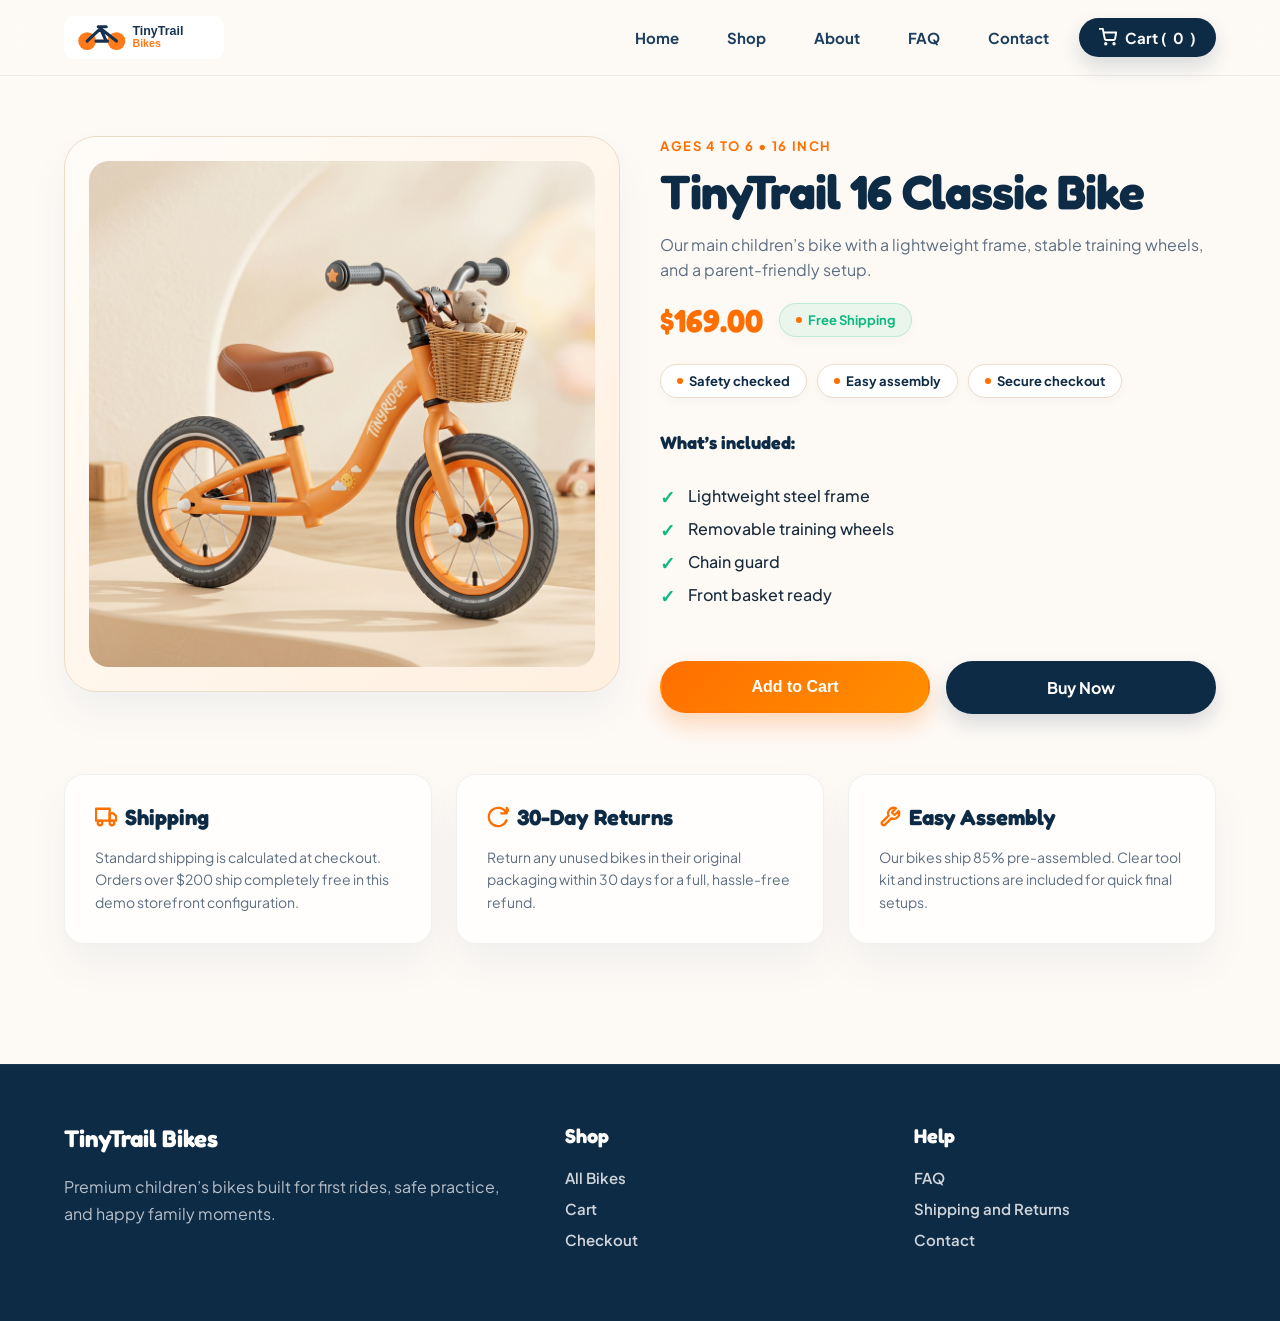
<file: product.html>
<!doctype html>
<html lang="en">
<head>
  <meta charset="utf-8">
  <meta name="viewport" content="width=device-width, initial-scale=1">
  <title>Product Details | TinyTrail Bikes</title>
  <meta name="description" content="Review detailed bike features, specs, size specifications, and safety check badges.">
  <link rel="preconnect" href="https://fonts.googleapis.com">
  <link rel="preconnect" href="https://fonts.gstatic.com" crossorigin>
  <link rel="stylesheet" href="assets/css/style.css">
</head>
<body>
<header class="site-header">
  <nav class="navbar">
    <a class="logo" href="index.html" aria-label="TinyTrail Bikes home">
      <img src="assets/images/logo.svg" alt="TinyTrail Bikes">
    </a>
    <button class="menu-button" data-menu-button>Menu</button>
    <div class="navlinks" data-navlinks>
      <a href="index.html">Home</a>
      <a href="shop.html">Shop</a>
      <a href="about.html">About</a>
      <a href="faq.html">FAQ</a>
      <a href="contact.html">Contact</a>
      <a class="cart-link" href="cart.html">
        <svg width="18" height="18" viewBox="0 0 24 24" fill="none" stroke="currentColor" stroke-width="2.5" stroke-linecap="round" stroke-linejoin="round" style="margin-right:2px;"><circle cx="9" cy="21" r="1"></circle><circle cx="20" cy="21" r="1"></circle><path d="M1 1h4l2.68 13.39a2 2 0 0 0 2 1.61h9.72a2 2 0 0 0 2-1.61L23 6H6"></path></svg>
        Cart (<span data-cart-count>0</span>)
      </a>
    </div>
  </nav>
</header>
<main>
  <section class="container detail-grid" id="product-detail" style="padding-top: 60px; padding-bottom: 40px;"></section>
  
  <section class="container section" style="padding-top: 20px;">
    <div class="grid three">
      <div class="card scroll-reveal">
        <h3 style="display:flex; align-items:center; gap:8px;">
          <svg width="22" height="22" viewBox="0 0 24 24" fill="none" stroke="var(--orange)" stroke-width="2.5" stroke-linecap="round" stroke-linejoin="round"><rect x="1" y="3" width="15" height="13"></rect><polygon points="16 8 20 8 23 11 23 16 16 16 16 8"></polygon><circle cx="5.5" cy="18.5" r="2.5"></circle><circle cx="18.5" cy="18.5" r="2.5"></circle></svg>
          Shipping
        </h3>
        <p style="font-size:14px; margin-top:10px; margin-bottom:0;">Standard shipping is calculated at checkout. Orders over $200 ship completely free in this demo storefront configuration.</p>
      </div>
      <div class="card scroll-reveal">
        <h3 style="display:flex; align-items:center; gap:8px;">
          <svg width="22" height="22" viewBox="0 0 24 24" fill="none" stroke="var(--orange)" stroke-width="2.5" stroke-linecap="round" stroke-linejoin="round"><path d="M21.5 2v6h-6M21.34 15.57a10 10 0 1 1-.57-8.38l5.67-5.67"></path></svg>
          30-Day Returns
        </h3>
        <p style="font-size:14px; margin-top:10px; margin-bottom:0;">Return any unused bikes in their original packaging within 30 days for a full, hassle-free refund.</p>
      </div>
      <div class="card scroll-reveal">
        <h3 style="display:flex; align-items:center; gap:8px;">
          <svg width="22" height="22" viewBox="0 0 24 24" fill="none" stroke="var(--orange)" stroke-width="2.5" stroke-linecap="round" stroke-linejoin="round"><path d="M14.7 6.3a1 1 0 0 0 0 1.4l1.6 1.6a1 1 0 0 0 1.4 0l3.77-3.77a6 6 0 0 1-7.94 7.94l-6.91 6.91a2.12 2.12 0 0 1-3-3l6.91-6.91a6 6 0 0 1 7.94-7.94l-3.76 3.76z"></path></svg>
          Easy Assembly
        </h3>
        <p style="font-size:14px; margin-top:10px; margin-bottom:0;">Our bikes ship 85% pre-assembled. Clear tool kit and instructions are included for quick final setups.</p>
      </div>
    </div>
  </section>
</main>
<footer class="footer">
  <div class="container">
    <div>
      <h3 style="font-size: 24px;">TinyTrail Bikes</h3>
      <p>Premium children’s bikes built for first rides, safe practice, and happy family moments.</p>
    </div>
    <div>
      <h3>Shop</h3>
      <a href="shop.html">All Bikes</a>
      <a href="cart.html">Cart</a>
      <a href="checkout.html">Checkout</a>
    </div>
    <div>
      <h3>Help</h3>
      <a href="faq.html">FAQ</a>
      <a href="policies.html">Shipping and Returns</a>
      <a href="contact.html">Contact</a>
    </div>
  </div>
</footer>
<script src="assets/js/config.js"></script>
<script src="assets/js/products.js"></script>
<script src="assets/js/app.js"></script>
</body>
</html>
</file>
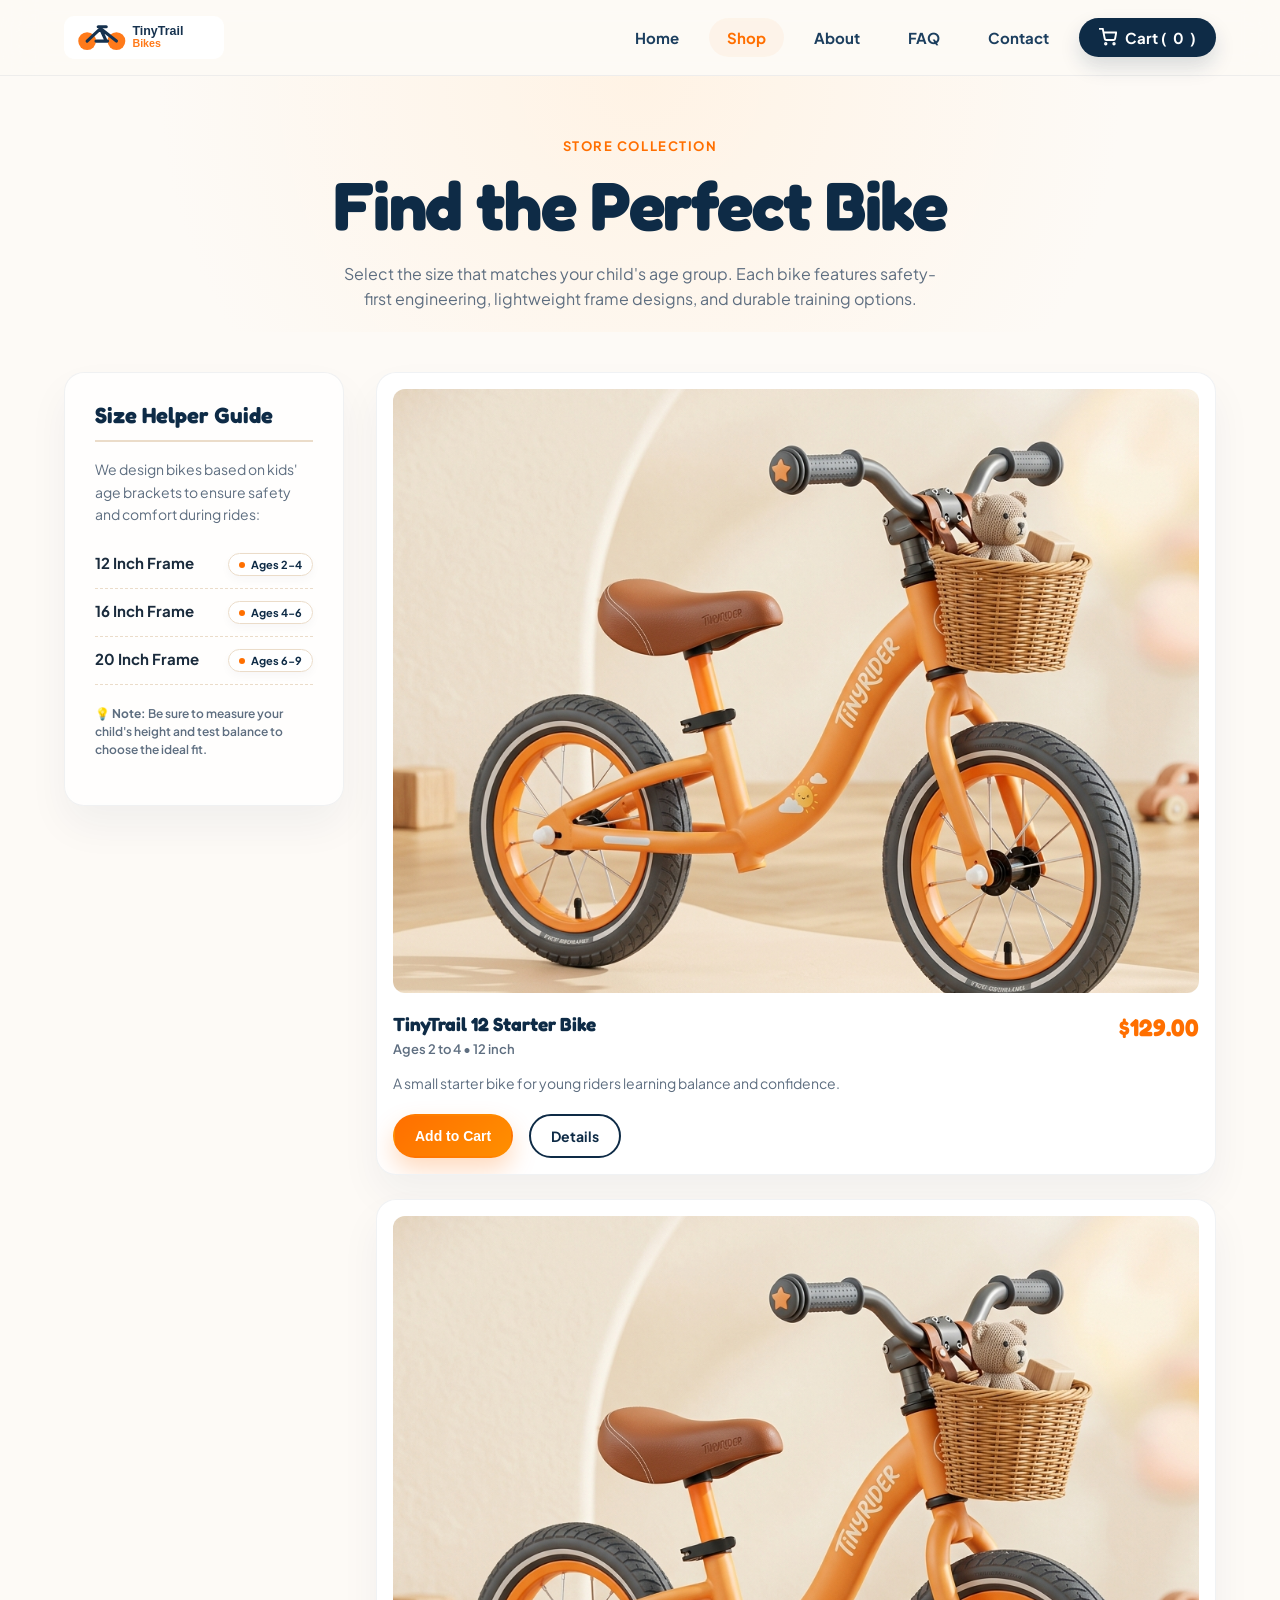
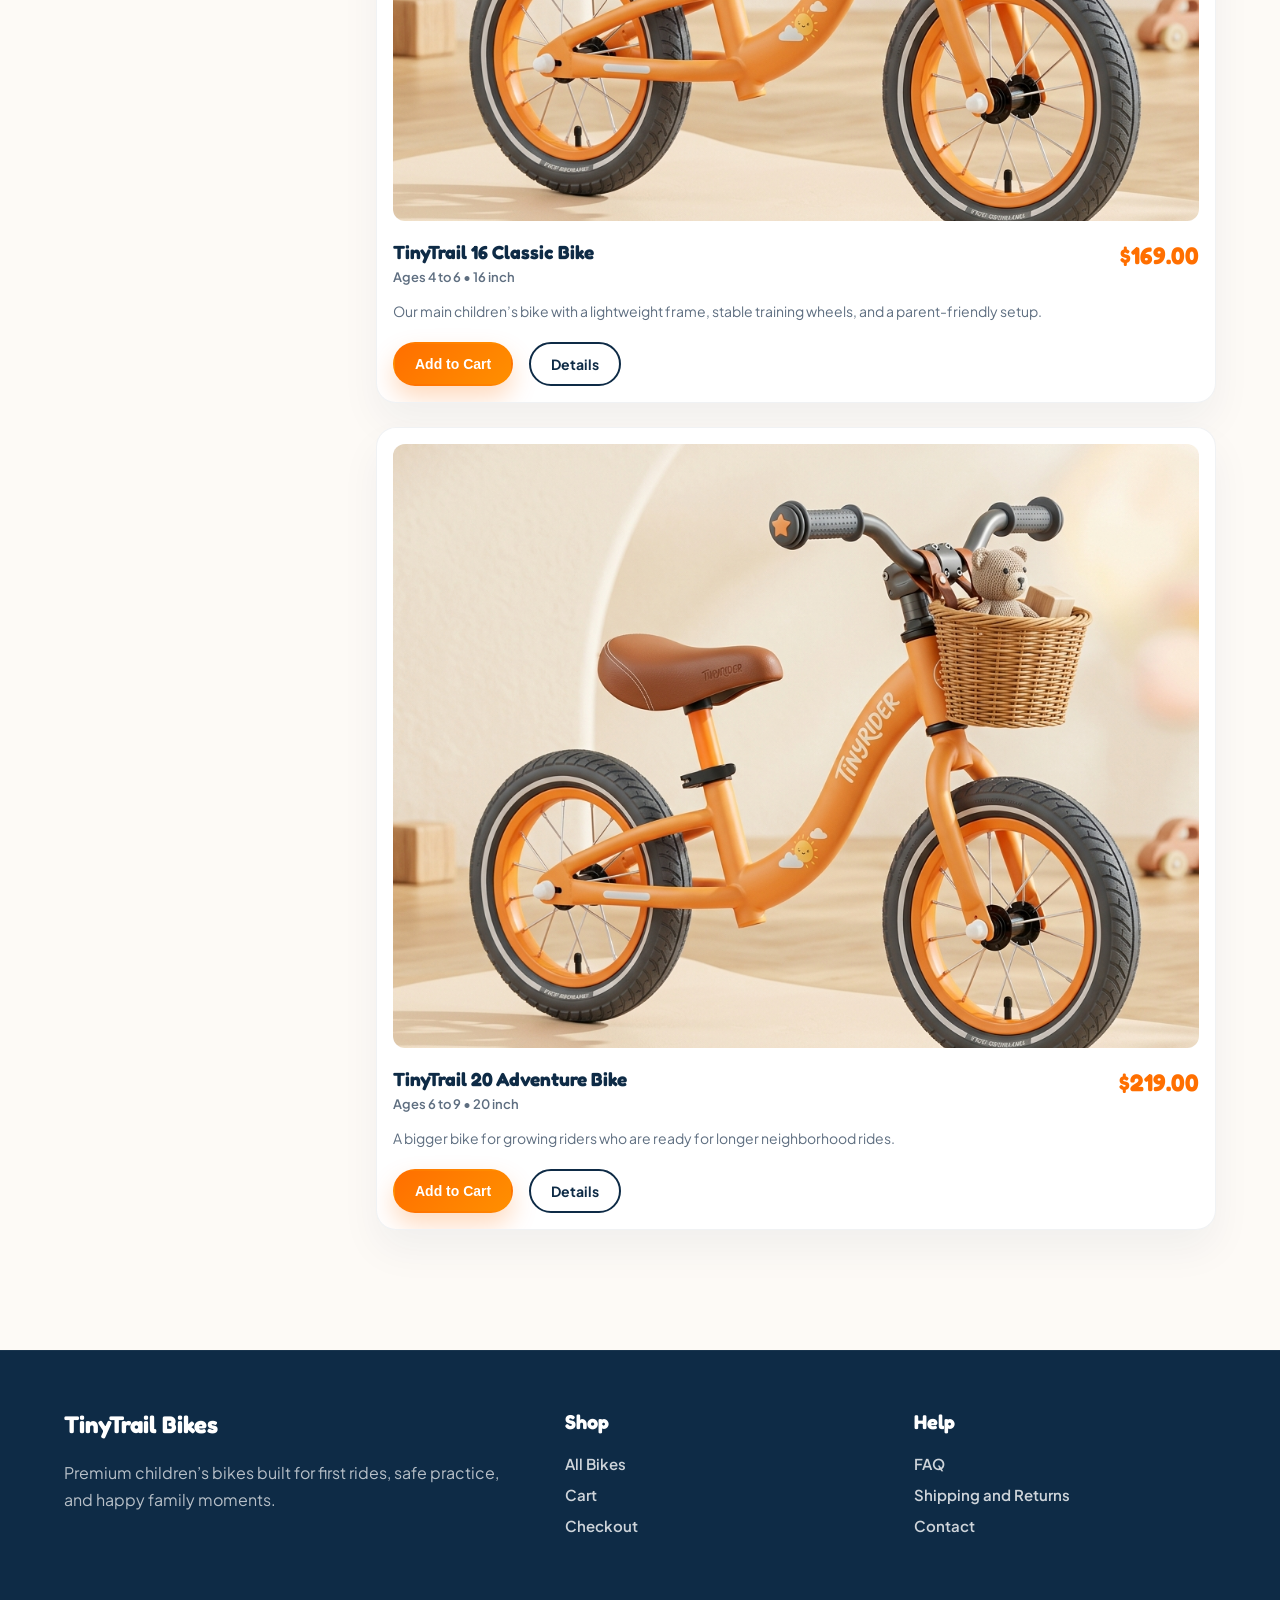
<file: shop.html>
<!doctype html>
<html lang="en">
<head>
  <meta charset="utf-8">
  <meta name="viewport" content="width=device-width, initial-scale=1">
  <title>Shop | TinyTrail Bikes</title>
  <meta name="description" content="Pick a bike size, review the details, and add it to your cart. Premium children’s bikes.">
  <link rel="preconnect" href="https://fonts.googleapis.com">
  <link rel="preconnect" href="https://fonts.gstatic.com" crossorigin>
  <link rel="stylesheet" href="assets/css/style.css">
</head>
<body>
<header class="site-header">
  <nav class="navbar">
    <a class="logo" href="index.html" aria-label="TinyTrail Bikes home">
      <img src="assets/images/logo.svg" alt="TinyTrail Bikes">
    </a>
    <button class="menu-button" data-menu-button>Menu</button>
    <div class="navlinks" data-navlinks>
      <a href="index.html">Home</a>
      <a href="shop.html">Shop</a>
      <a href="about.html">About</a>
      <a href="faq.html">FAQ</a>
      <a href="contact.html">Contact</a>
      <a class="cart-link" href="cart.html">
        <svg width="18" height="18" viewBox="0 0 24 24" fill="none" stroke="currentColor" stroke-width="2.5" stroke-linecap="round" stroke-linejoin="round" style="margin-right:2px;"><circle cx="9" cy="21" r="1"></circle><circle cx="20" cy="21" r="1"></circle><path d="M1 1h4l2.68 13.39a2 2 0 0 0 2 1.61h9.72a2 2 0 0 0 2-1.61L23 6H6"></path></svg>
        Cart (<span data-cart-count>0</span>)
      </a>
    </div>
  </nav>
</header>
<main>
  <section class="page-title scroll-reveal">
    <p class="eyebrow">Store Collection</p>
    <h1>Find the Perfect Bike</h1>
    <p style="max-width: 600px; margin: 0 auto;">Select the size that matches your child's age group. Each bike features safety-first engineering, lightweight frame designs, and durable training options.</p>
  </section>
  
  <section class="container shop-layout">
    <aside class="card filter-box scroll-reveal">
      <h3>Size Helper Guide</h3>
      <p style="font-size:14px; margin-bottom: 16px;">We design bikes based on kids' age brackets to ensure safety and comfort during rides:</p>
      
      <div class="size-guide-item">
        <strong>12 Inch Frame</strong>
        <span class="badge" style="margin: 0; padding: 4px 10px; font-size:11px;">Ages 2-4</span>
      </div>
      <div class="size-guide-item">
        <strong>16 Inch Frame</strong>
        <span class="badge" style="margin: 0; padding: 4px 10px; font-size:11px;">Ages 4-6</span>
      </div>
      <div class="size-guide-item">
        <strong>20 Inch Frame</strong>
        <span class="badge" style="margin: 0; padding: 4px 10px; font-size:11px;">Ages 6-9</span>
      </div>
      
      <p class="small" style="margin-top: 20px; line-height: 1.5; font-size:12px;">
        💡 <strong>Note:</strong> Be sure to measure your child's height and test balance to choose the ideal fit.
      </p>
    </aside>
    
    <div class="grid two" id="shop-products"></div>
  </section>
</main>
<footer class="footer">
  <div class="container">
    <div>
      <h3 style="font-size: 24px;">TinyTrail Bikes</h3>
      <p>Premium children’s bikes built for first rides, safe practice, and happy family moments.</p>
    </div>
    <div>
      <h3>Shop</h3>
      <a href="shop.html">All Bikes</a>
      <a href="cart.html">Cart</a>
      <a href="checkout.html">Checkout</a>
    </div>
    <div>
      <h3>Help</h3>
      <a href="faq.html">FAQ</a>
      <a href="policies.html">Shipping and Returns</a>
      <a href="contact.html">Contact</a>
    </div>
  </div>
</footer>
<script src="assets/js/config.js"></script>
<script src="assets/js/products.js"></script>
<script src="assets/js/app.js"></script>
</body>
</html>
</file>
<file: assets/css/style.css>
@import url('https://fonts.googleapis.com/css2?family=Fredoka:wght@500;600;700&family=Plus+Jakarta+Sans:wght@400;500;600;700;800&display=swap');

:root {
  --navy: #0e2b46;
  --navy-light: #1c3e5e;
  --navy-rgb: 14, 43, 70;
  --orange: #ff6f00;
  --orange-hover: #e65c00;
  --orange-rgb: 255, 111, 0;
  --yellow: #ffd043;
  --cream: #fdfaf6;
  --sky: #e8f4fd;
  --green: #10b981;
  --text: #1a2b3c;
  --muted: #5e6e80;
  --line: #ebdcc9;
  --white: #ffffff;
  --white-glass: rgba(255, 255, 255, 0.75);
  --border-glass: rgba(14, 43, 70, 0.06);
  --shadow-premium: 0 20px 40px rgba(14, 43, 70, 0.05);
  --shadow-hover: 0 30px 60px rgba(14, 43, 70, 0.12);
  --radius-lg: 32px;
  --radius-md: 20px;
  --radius-sm: 12px;
  --radius-full: 999px;
  --transition: all 0.3s cubic-bezier(0.4, 0, 0.2, 1);
}

* {
  box-sizing: border-box;
  margin: 0;
  padding: 0;
}

/* Custom Scrollbar */
::-webkit-scrollbar {
  width: 10px;
}
::-webkit-scrollbar-track {
  background: var(--cream);
}
::-webkit-scrollbar-thumb {
  background: var(--line);
  border-radius: var(--radius-full);
  border: 2px solid var(--cream);
}
::-webkit-scrollbar-thumb:hover {
  background: var(--muted);
}

body {
  font-family: 'Plus Jakarta Sans', Arial, Helvetica, sans-serif;
  background: var(--cream);
  color: var(--text);
  overflow-x: hidden;
  -webkit-font-smoothing: antialiased;
}

a {
  color: inherit;
  text-decoration: none;
  transition: var(--transition);
}

img {
  max-width: 100%;
  height: auto;
  display: block;
}

/* Header & Navbar */
.site-header {
  position: sticky;
  top: 0;
  z-index: 100;
  background: rgba(253, 250, 246, 0.8);
  border-bottom: 1px solid var(--border-glass);
  backdrop-filter: blur(16px);
  -webkit-backdrop-filter: blur(16px);
  transition: var(--transition);
}

.navbar {
  max-width: 1200px;
  margin: 0 auto;
  padding: 16px 24px;
  display: flex;
  align-items: center;
  justify-content: space-between;
}

.logo {
  display: flex;
  align-items: center;
  font-weight: 900;
  color: var(--navy);
  transition: var(--transition);
}

.logo:hover {
  transform: scale(1.02);
}

.logo img {
  width: 160px;
  height: auto;
}

.navlinks {
  display: flex;
  gap: 12px;
  align-items: center;
}

.navlinks a {
  padding: 10px 18px;
  font-weight: 700;
  font-size: 15px;
  color: var(--navy-light);
  border-radius: var(--radius-full);
}

.navlinks a:hover {
  color: var(--orange);
  background: rgba(255, 111, 0, 0.05);
}

.cart-link {
  background: var(--navy);
  color: white !important;
  padding: 10px 20px !important;
  box-shadow: 0 10px 20px rgba(14, 43, 70, 0.15);
  display: inline-flex;
  align-items: center;
  gap: 6px;
}

.cart-link:hover {
  background: var(--orange) !important;
  transform: translateY(-2px);
  box-shadow: 0 10px 20px rgba(255, 111, 0, 0.25);
}

.menu-button {
  display: none;
  border: 0;
  background: var(--navy);
  color: white;
  border-radius: var(--radius-sm);
  padding: 12px 16px;
  font-weight: 700;
  cursor: pointer;
  box-shadow: 0 4px 12px rgba(14, 43, 70, 0.15);
}

/* Containers & Layouts */
.container {
  max-width: 1200px;
  margin: 0 auto;
  padding: 40px 24px;
}

/* Bento Grid */
.grid {
  display: grid;
  gap: 24px;
}

.grid.three {
  grid-template-columns: repeat(3, 1fr);
}

.grid.four {
  grid-template-columns: repeat(4, 1fr);
}

/* Glassmorphism Cards */
.card {
  background: var(--white-glass);
  border: 1px solid var(--border-glass);
  border-radius: var(--radius-md);
  padding: 30px;
  box-shadow: var(--shadow-premium);
  backdrop-filter: blur(10px);
  -webkit-backdrop-filter: blur(10px);
  transition: var(--transition);
  position: relative;
  overflow: hidden;
}

.card:hover {
  transform: translateY(-5px);
  box-shadow: var(--shadow-hover);
  border-color: rgba(255, 111, 0, 0.15);
}

/* Scroll Driven Animations */
@keyframes fadeInUp {
  from {
    opacity: 0;
    transform: translateY(40px);
  }
  to {
    opacity: 1;
    transform: translateY(0);
  }
}

.scroll-reveal {
  animation: fadeInUp both;
  animation-timeline: view();
  animation-range: entry 10% cover 30%;
}

@supports not (animation-timeline: view()) {
  /* Fallback for browsers that don't support scroll-driven animations */
  .scroll-reveal {
    animation: fadeInUp 0.8s cubic-bezier(0.4, 0, 0.2, 1) forwards;
  }
}

/* Typography */
h1, h2, h3 {
  font-family: 'Fredoka', sans-serif;
  color: var(--navy);
  line-height: 1.15;
  margin-bottom: 16px;
}

h1 {
  font-size: clamp(38px, 6vw, 68px);
  letter-spacing: -0.02em;
}

h2 {
  font-size: clamp(28px, 4vw, 44px);
  letter-spacing: -0.01em;
}

h3 {
  font-size: 22px;
}

p {
  color: var(--muted);
  line-height: 1.6;
  font-size: 16px;
  margin-bottom: 16px;
}

.eyebrow {
  color: var(--orange);
  font-weight: 700;
  letter-spacing: 0.12em;
  text-transform: uppercase;
  font-size: 13px;
  margin-bottom: 8px;
  display: block;
}

/* Hero Section */
.hero {
  display: grid;
  grid-template-columns: 1.1fr 0.9fr;
  gap: 48px;
  align-items: center;
  padding: 60px 24px;
}

.hero-content {
  max-width: 580px;
}

.hero-card {
  position: relative;
  background: linear-gradient(135deg, #fffcf8 0%, #fff0e0 100%);
  border: 1px solid var(--line);
  border-radius: var(--radius-lg);
  box-shadow: var(--shadow-premium);
  padding: 24px;
  display: flex;
  justify-content: center;
  align-items: center;
}

.hero-card img {
  border-radius: var(--radius-md);
  transition: transform 0.5s ease;
  width: 100%;
  object-fit: cover;
}

.hero-card:hover img {
  transform: scale(1.03);
}

.actions {
  display: flex;
  gap: 16px;
  flex-wrap: wrap;
  margin-top: 32px;
  align-items: center;
}

/* Buttons */
.button {
  display: inline-flex;
  align-items: center;
  justify-content: center;
  min-height: 52px;
  border-radius: var(--radius-full);
  padding: 14px 28px;
  font-weight: 700;
  font-size: 16px;
  cursor: pointer;
  transition: var(--transition);
  border: 2px solid transparent;
}

.button.primary {
  background: linear-gradient(135deg, var(--orange) 0%, #ff8f00 100%);
  color: white;
  box-shadow: 0 12px 24px rgba(255, 111, 0, 0.25);
}

.button.primary:hover {
  transform: translateY(-2px);
  box-shadow: 0 15px 30px rgba(255, 111, 0, 0.35);
}

.button.secondary {
  background: white;
  color: var(--navy);
  border-color: var(--navy);
}

.button.secondary:hover {
  background: var(--navy);
  color: white;
  transform: translateY(-2px);
  box-shadow: 0 10px 20px rgba(14, 43, 70, 0.15);
}

.button.dark {
  background: var(--navy);
  color: white;
  box-shadow: 0 10px 20px rgba(14, 43, 70, 0.15);
}

.button.dark:hover {
  background: var(--orange);
  color: white;
  transform: translateY(-2px);
  box-shadow: 0 12px 24px rgba(255, 111, 0, 0.25);
}

/* Badges */
.badges {
  display: flex;
  flex-wrap: wrap;
  gap: 10px;
  margin-top: 24px;
}

.badge {
  border-radius: var(--radius-full);
  background: white;
  border: 1px solid var(--line);
  color: var(--navy);
  padding: 8px 16px;
  font-weight: 700;
  font-size: 13px;
  display: inline-flex;
  align-items: center;
  gap: 6px;
  box-shadow: 0 4px 10px rgba(14, 43, 70, 0.03);
}

.badge::before {
  content: '';
  display: inline-block;
  width: 6px;
  height: 6px;
  background: var(--orange);
  border-radius: var(--radius-full);
}

/* Product Cards */
.product-card {
  padding: 16px;
  background: var(--white);
  border-radius: var(--radius-md);
  box-shadow: var(--shadow-premium);
}

.product-card .img-wrapper {
  overflow: hidden;
  border-radius: var(--radius-sm);
  background: var(--sky);
  aspect-ratio: 4 / 3;
  margin-bottom: 20px;
  position: relative;
}

.product-card img {
  width: 100%;
  height: 100%;
  object-fit: cover;
  transition: transform 0.5s ease;
}

.product-card:hover img {
  transform: scale(1.06);
}

.product-meta {
  display: flex;
  align-items: flex-start;
  justify-content: space-between;
  gap: 16px;
  margin-bottom: 12px;
}

.price {
  color: var(--orange);
  font-weight: 800;
  font-size: 24px;
  font-family: 'Fredoka', sans-serif;
}

.small {
  font-size: 13px;
  color: var(--muted);
  font-weight: 600;
}

.icon-card {
  display: flex;
  flex-direction: column;
  align-items: flex-start;
  background: var(--white);
}

.icon-card img {
  width: 54px;
  height: 54px;
  margin-bottom: 20px;
  padding: 10px;
  background: var(--sky);
  border-radius: var(--radius-sm);
}

/* Offer Banner */
.banner {
  background: linear-gradient(135deg, var(--navy) 0%, var(--navy-light) 100%);
  color: white;
  border-radius: var(--radius-lg);
  padding: 48px;
  display: grid;
  grid-template-columns: 1fr auto;
  gap: 32px;
  align-items: center;
  box-shadow: 0 20px 40px rgba(14, 43, 70, 0.2);
}

.banner h2 {
  color: white;
}
.banner p {
  color: rgba(255, 255, 255, 0.8);
  margin-bottom: 0;
  font-size: 18px;
}

/* Page Title & Breadcrumb Header */
.page-title {
  padding: 60px 24px 20px;
  text-align: center;
  background: radial-gradient(circle at top, #fff3e5 0%, transparent 70%);
}

.page-title h1 {
  margin-top: 10px;
}

/* Shop Layout */
.shop-layout {
  display: grid;
  grid-template-columns: 280px 1fr;
  gap: 32px;
}

.filter-box {
  position: sticky;
  top: 98px;
  align-self: start;
  background: var(--white-glass);
}

.filter-box h3 {
  border-bottom: 2px solid var(--line);
  padding-bottom: 12px;
  margin-bottom: 16px;
}

.size-guide-item {
  display: flex;
  justify-content: space-between;
  padding: 12px 0;
  border-bottom: 1px dashed var(--line);
  font-size: 15px;
}

.size-guide-item:last-child {
  border-bottom: 0;
}

/* Form Styles & Floating Labels */
.input-group {
  position: relative;
  margin-bottom: 20px;
  width: 100%;
}

.input-group label {
  position: absolute;
  left: 16px;
  top: 18px;
  color: var(--muted);
  font-size: 15px;
  transition: var(--transition);
  pointer-events: none;
  transform-origin: left top;
}

.input-group input,
.input-group select,
.input-group textarea {
  width: 100%;
  border: 2px solid var(--line);
  border-radius: var(--radius-sm);
  padding: 24px 16px 8px;
  font: inherit;
  background: white;
  color: var(--text);
  outline: none;
  transition: var(--transition);
}

.input-group textarea {
  min-height: 120px;
  resize: vertical;
}

.input-group input:focus,
.input-group select:focus,
.input-group textarea:focus {
  border-color: var(--orange);
  box-shadow: 0 0 0 4px rgba(255, 111, 0, 0.1);
}

/* Floating Label Animation */
.input-group input:focus ~ label,
.input-group input:not(:placeholder-shown) ~ label,
.input-group select:focus ~ label,
.input-group select:valid ~ label,
.input-group textarea:focus ~ label,
.input-group textarea:not(:placeholder-shown) ~ label {
  transform: translateY(-10px) scale(0.8);
  color: var(--orange);
  font-weight: 700;
}

.form-grid {
  display: grid;
  grid-template-columns: 1fr 1fr;
  gap: 16px;
}

.form-grid .full {
  grid-column: 1 / -1;
}

/* Cart Page Styles */
.cart-row {
  display: grid;
  grid-template-columns: 100px 2fr 1.2fr;
  gap: 24px;
  align-items: center;
  border-bottom: 1px solid var(--line);
  padding: 20px 0;
}

.cart-row:last-child {
  border-bottom: 0;
}

.cart-row img {
  width: 100px;
  height: 75px;
  object-fit: cover;
  border-radius: var(--radius-sm);
  background: var(--sky);
}

.qty {
  display: inline-flex;
  align-items: center;
  gap: 14px;
  background: var(--cream);
  border-radius: var(--radius-full);
  padding: 6px 12px;
  border: 1px solid var(--line);
  margin-top: 10px;
}

.qty button {
  width: 28px;
  height: 28px;
  border: 0;
  border-radius: var(--radius-full);
  background: white;
  color: var(--navy);
  font-weight: 800;
  font-size: 16px;
  cursor: pointer;
  box-shadow: 0 2px 6px rgba(0,0,0,0.05);
  display: flex;
  align-items: center;
  justify-content: center;
  transition: var(--transition);
}

.qty button:hover {
  background: var(--orange);
  color: white;
  transform: scale(1.05);
}

.cart-actions {
  text-align: right;
}

.cart-actions strong {
  font-size: 18px;
  color: var(--navy);
}

/* Summary Box */
.summary {
  display: grid;
  gap: 12px;
}

.summary-row {
  display: flex;
  justify-content: space-between;
  border-bottom: 1px dashed var(--line);
  padding: 12px 0;
  font-size: 16px;
}

.summary-row:last-child {
  border-bottom: 0;
}

.summary-row.total {
  font-size: 24px;
  font-weight: 800;
  color: var(--navy);
  font-family: 'Fredoka', sans-serif;
  border-bottom: 0;
  padding-top: 18px;
}

.notice {
  border-left: 4px solid var(--orange);
  background: #fffcf8;
  padding: 16px 20px;
  border-radius: var(--radius-sm);
  color: var(--navy);
  font-weight: 500;
  font-size: 15px;
  line-height: 1.5;
  box-shadow: inset 0 0 10px rgba(0,0,0,0.01);
}

/* FAQ Accordion Styles */
.faq-list {
  display: flex;
  flex-direction: column;
  gap: 16px;
}

.faq-item {
  border: 1px solid var(--line);
  border-radius: var(--radius-md);
  background: var(--white-glass);
  margin-bottom: 0;
  overflow: hidden;
  transition: var(--transition);
  box-shadow: var(--shadow-premium);
}

.faq-item:hover {
  border-color: rgba(255, 111, 0, 0.15);
  box-shadow: var(--shadow-hover);
}

.faq-question {
  padding: 24px;
  font-family: 'Fredoka', sans-serif;
  font-size: 18px;
  font-weight: 600;
  color: var(--navy);
  cursor: pointer;
  display: flex;
  justify-content: space-between;
  align-items: center;
  user-select: none;
}

.faq-answer {
  max-height: 0;
  overflow: hidden;
  transition: max-height 0.3s cubic-bezier(0.4, 0, 0.2, 1), padding 0.3s ease;
  padding: 0 24px;
  color: var(--muted);
  font-size: 15px;
  line-height: 1.6;
}

.faq-item.open {
  border-color: var(--orange);
}

.faq-item.open .faq-answer {
  max-height: 200px;
  padding-bottom: 24px;
}

.faq-question::after {
  content: '+';
  font-size: 24px;
  color: var(--orange);
  transition: transform 0.3s ease;
}

.faq-item.open .faq-question::after {
  transform: rotate(45deg);
}

/* Product Detail Custom Specs */
.detail-grid {
  display: grid;
  grid-template-columns: 1fr 1fr;
  gap: 40px;
  align-items: start;
}

.features-list {
  list-style: none;
  margin: 20px 0;
}

.features-list li {
  position: relative;
  padding-left: 28px;
  margin-bottom: 12px;
  font-size: 16px;
  color: var(--text);
  font-weight: 500;
}

.features-list li::before {
  content: '✓';
  position: absolute;
  left: 0;
  top: 0;
  color: var(--green);
  font-weight: 900;
  font-size: 18px;
}

/* Footer styling */
.footer {
  background: var(--navy);
  color: white;
  margin-top: 80px;
  border-top: 1px solid rgba(255,255,255,0.05);
}

.footer .container {
  display: grid;
  grid-template-columns: 1.5fr 1fr 1fr;
  gap: 48px;
  padding: 60px 24px;
}

.footer h3 {
  color: white;
  font-size: 20px;
  margin-bottom: 20px;
}

.footer p {
  color: rgba(255, 255, 255, 0.7);
  line-height: 1.7;
}

.footer a {
  color: rgba(255, 255, 255, 0.8);
  display: block;
  margin: 12px 0;
  font-size: 15px;
  font-weight: 600;
}

.footer a:hover {
  color: var(--orange);
  transform: translateX(4px);
}

.hidden {
  display: none !important;
}

/* Responsive Media Queries */
@media (max-width: 990px) {
  .hero {
    grid-template-columns: 1fr;
    text-align: center;
    gap: 36px;
  }
  .hero-content {
    max-width: 100%;
  }
  .actions {
    justify-content: center;
  }
  .shop-layout {
    grid-template-columns: 1fr;
  }
  .filter-box {
    position: static;
  }
  .detail-grid {
    grid-template-columns: 1fr;
    gap: 30px;
  }
  .banner {
    grid-template-columns: 1fr;
    text-align: center;
    padding: 36px;
  }
  .banner .button {
    margin: 0 auto;
  }
}

@media (max-width: 768px) {
  .navbar {
    padding: 16px 20px;
  }
  .menu-button {
    display: inline-block;
  }
  .navlinks {
    display: none;
    position: absolute;
    left: 20px;
    right: 20px;
    top: 80px;
    background: white;
    border: 1px solid var(--line);
    border-radius: var(--radius-md);
    padding: 24px;
    box-shadow: var(--shadow-hover);
    flex-direction: column;
    align-items: stretch;
    z-index: 101;
    gap: 8px;
  }
  .navlinks.open {
    display: flex;
  }
  .navlinks a {
    text-align: center;
    padding: 14px;
    border-radius: var(--radius-sm);
  }
  .cart-link {
    justify-content: center;
  }
  .grid.three,
  .grid.four {
    grid-template-columns: 1fr;
  }
  .cart-row {
    grid-template-columns: 80px 1fr;
    gap: 16px;
  }
  .cart-row .cart-actions {
    grid-column: 1 / -1;
    text-align: left;
    display: flex;
    justify-content: space-between;
    align-items: center;
    margin-top: 10px;
    padding-top: 10px;
    border-top: 1px dashed var(--line);
  }
  .footer .container {
    grid-template-columns: 1fr;
    gap: 32px;
  }
}
</file>
